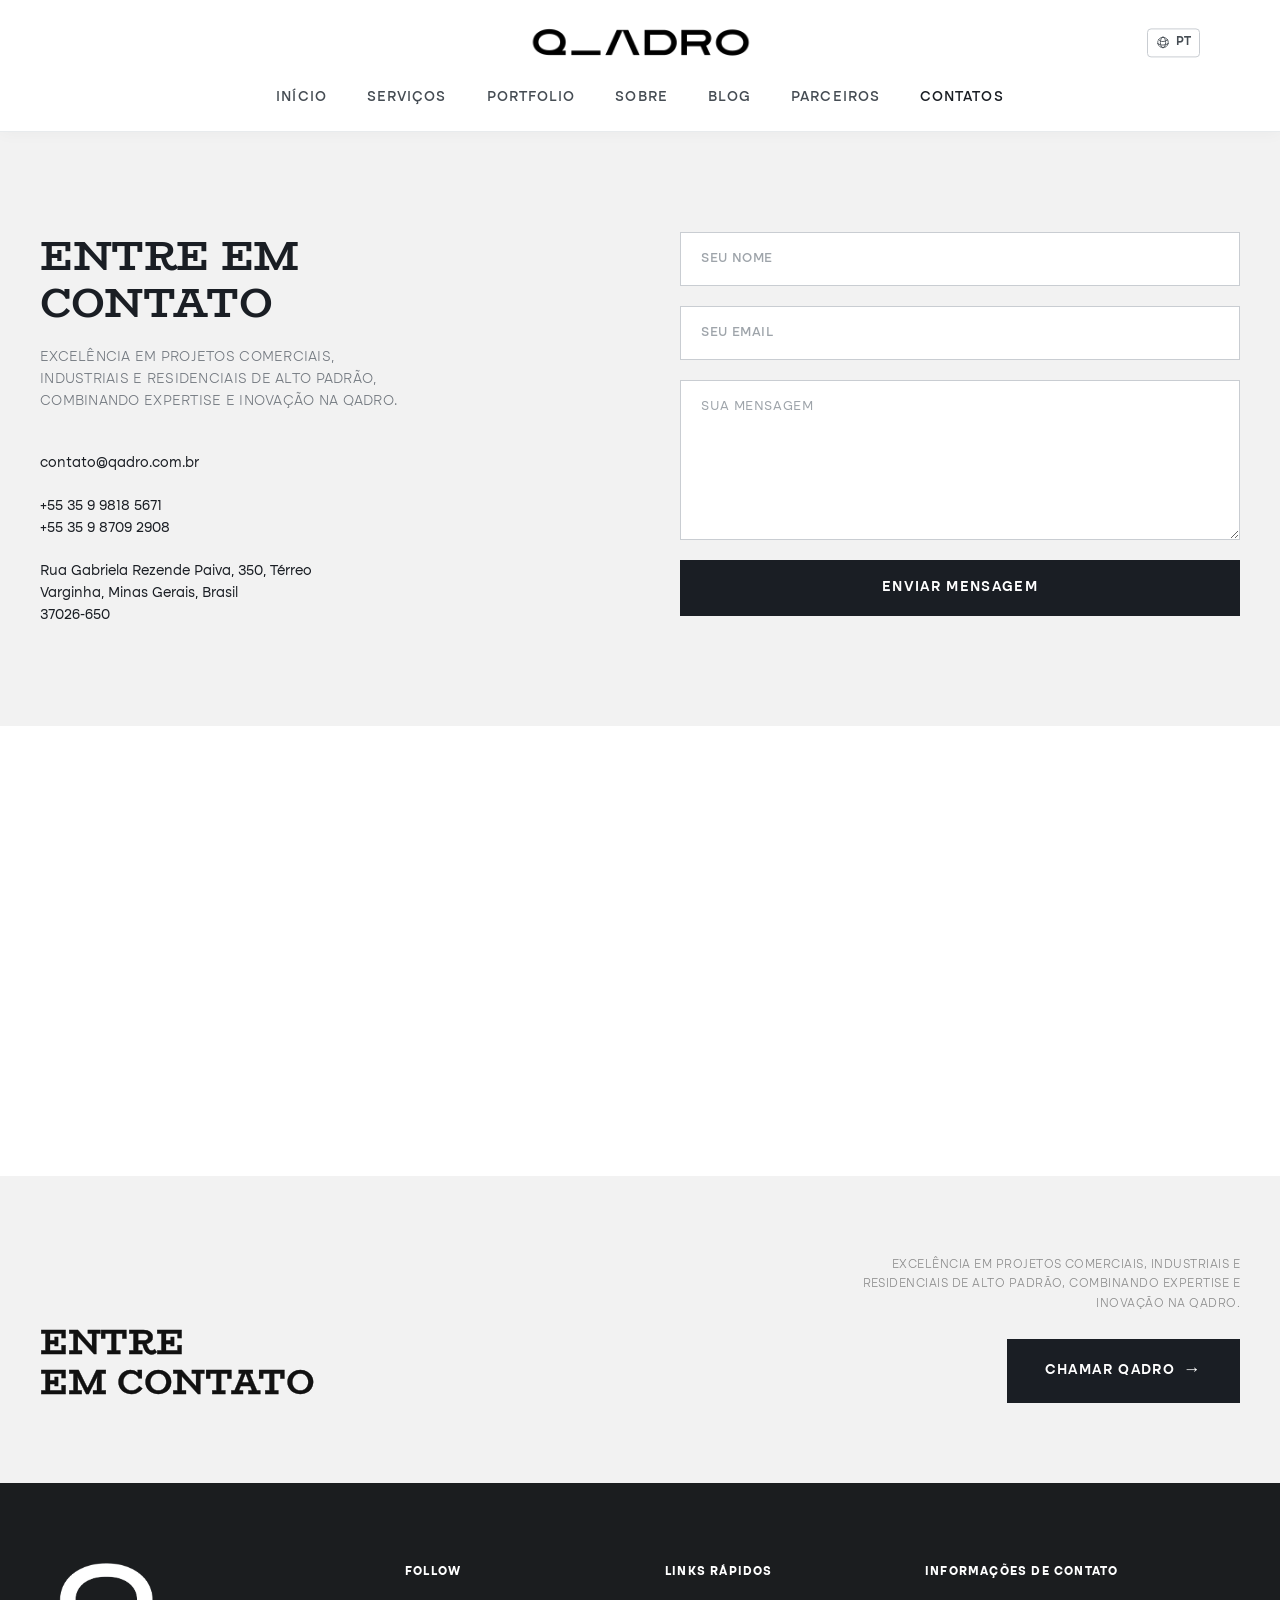
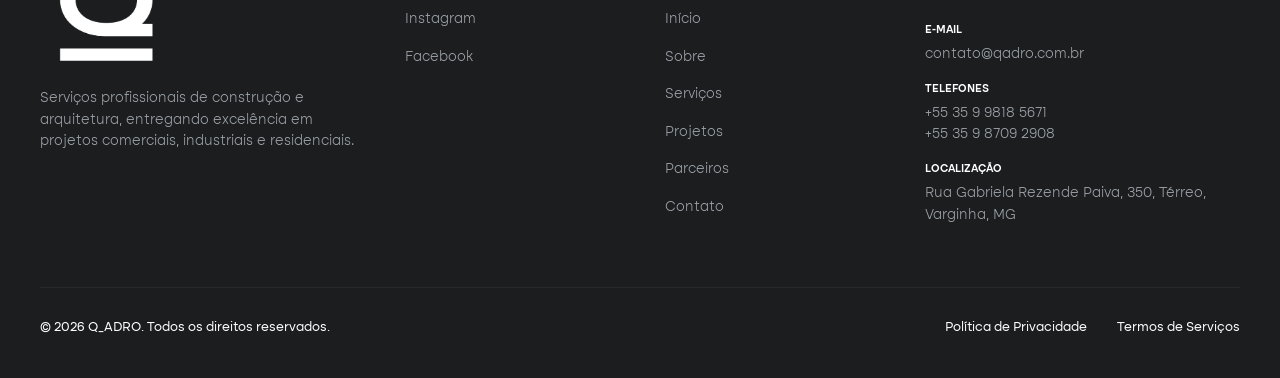
<file: contatos.html>
<!DOCTYPE html>
<html lang="pt-BR">
<head>
  <meta charset="UTF-8">
  <meta name="viewport" content="width=device-width, initial-scale=1.0">
  <meta name="description" content="Qadro Construtora & Projetos - Entre em contato conosco.">
  <meta name="author" content="Q_ADRO">
  <title>Contatos | Qadro Construtora e Projetos</title>

  <!-- CSS Principal -->
  <link rel="stylesheet" href="assets/css/style.css">
</head>
<body>

  <!-- ==========================================
       INÍCIO HEADER (CABEÇALHO)
       ========================================== -->
  <header class="header" id="inicio">
    <div class="container header-container">
      <div class="header-top">
        <!-- Hamburguer Menu para Mobile -->
        <div class="menu-toggle" id="menuToggle">
          <span></span>
          <span></span>
          <span></span>
        </div>

        <!-- Logo Centralizada -->
        <a href="index.php#inicio" class="logo-link">
          <img src="assets/logos/PNG/Horizontal Preto.png" alt="Qadro Construtora" class="logo-img">
        </a>

        <!-- Seletor de Idioma -->
        <div class="nav-lang-selector">
          <svg xmlns="http://www.w3.org/2000/svg" fill="none" viewBox="0 0 24 24" stroke-width="1.5" stroke="currentColor">
            <path stroke-linecap="round" stroke-linejoin="round" d="M12 21a9.004 9.004 0 0 0 8.716-6.747M12 21a9.004 9.004 0 0 1-8.716-6.747M12 21c2.485 0 4.5-4.03 4.5-9S14.485 3 12 3m0 18c-2.485 0-4.5-4.03-4.5-9S9.515 3 12 3m0 0a8.997 8.997 0 0 1 7.843 4.582M12 3a8.997 8.997 0 0 0-7.843 4.582m15.686 0A11.953 11.953 0 0 1 12 10.5c-2.998 0-5.74-1.1-7.843-2.918m15.686 0A8.959 8.959 0 0 1 21 12c0 .778-.099 1.533-.284 2.253m0 0A17.919 17.919 0 0 1 12 16.5c-3.162 0-6.133-.815-8.716-2.247m0 0A9.015 9.015 0 0 1 3 12c0-.778.099-1.533.284-2.253" />
          </svg>
          <span>PT</span>
        </div>
      </div>

      <!-- Menu de Navegação -->
      <nav class="nav-menu" id="navMenu">
        <ul class="nav-list">
          <li><a href="index.php#inicio" class="nav-link">Início</a></li>
          <li><a href="servicos.html" class="nav-link">Serviços</a></li>
          <li><a href="portfolio.php" class="nav-link">Portfolio</a></li>
          <li><a href="sobre.html" class="nav-link">Sobre</a></li>
          <li><a href="blog.php" class="nav-link">Blog</a></li>
          <li><a href="parceiros.html" class="nav-link">Parceiros</a></li>
          <li><a href="contatos.html" class="nav-link active">Contatos</a></li>
        </ul>
      </nav>
    </div>
  </header>
  <!-- ==========================================
       FIM HEADER (CABEÇALHO)
       ========================================== -->


  <!-- ==========================================
       INÍCIO SEÇÃO ENTRE EM CONTATO (INFO + FORMULÁRIO)
       ========================================== -->
  <section class="section-contato">
    <div class="container contato-grid">

      <!-- Coluna da Esquerda: Título, texto e informações -->
      <div class="contato-info-col">
        <h1 class="page-title">ENTRE EM<br>CONTATO</h1>
        <p class="contato-subtitle">EXCELÊNCIA EM PROJETOS COMERCIAIS, INDUSTRIAIS E RESIDENCIAIS DE ALTO PADRÃO, COMBINANDO EXPERTISE E INOVAÇÃO NA QADRO.</p>

        <div class="contato-info-list">
          <p class="contato-info-item">contato@qadro.com.br</p>
          <p class="contato-info-item">+55 35 9 9818 5671<br>+55 35 9 8709 2908</p>
          <p class="contato-info-item">Rua Gabriela Rezende Paiva, 350, Térreo<br>Varginha, Minas Gerais, Brasil<br>37026-650</p>
        </div>
      </div>

      <!-- Coluna da Direita: Formulário de Contato -->
      <!-- Formulário apenas visual por enquanto: não há backend/serviço de envio conectado -->
      <form class="contato-form" onsubmit="return false;">
        <input type="text" name="nome" class="contato-input" placeholder="SEU NOME" required>
        <input type="email" name="email" class="contato-input" placeholder="SEU EMAIL" required>
        <textarea name="mensagem" class="contato-input contato-textarea" placeholder="SUA MENSAGEM" required></textarea>
        <button type="submit" class="contato-submit">Enviar Mensagem</button>
      </form>
    </div>
  </section>
  <!-- ==========================================
       FIM SEÇÃO ENTRE EM CONTATO (INFO + FORMULÁRIO)
       ========================================== -->


  <!-- ==========================================
       INÍCIO SEÇÃO MAPA
       ========================================== -->
  <section class="section-mapa">
    <iframe
      class="mapa-embed"
      src="https://www.google.com/maps?q=Rua+Gabriela+Rezende+Paiva,+350,+Varginha,+MG,+37026-650&output=embed"
      title="Localização da Qadro em Varginha, MG"
      loading="lazy"
      referrerpolicy="no-referrer-when-downgrade"
      allowfullscreen>
    </iframe>
  </section>
  <!-- ==========================================
       FIM SEÇÃO MAPA
       ========================================== -->


  <!-- ==========================================
       INÍCIO SEÇÃO ENTRE EM CONTATO (CTA)
       ========================================== -->
  <section class="section section-cta">
    <div class="container cta-flex">
      <!-- Lado Esquerdo: Título -->
      <div class="cta-left">
        <h2 class="cta-title">ENTRE<br>EM CONTATO</h2>
      </div>

      <!-- Lado Direito: Subtítulo e Link WhatsApp -->
      <div class="cta-right">
        <p class="cta-subtitle">EXCELÊNCIA EM PROJETOS COMERCIAIS, INDUSTRIAIS E RESIDENCIAIS DE ALTO PADRÃO, COMBINANDO EXPERTISE E INOVAÇÃO NA QADRO.</p>
        <a href="https://wa.me/5535998185671" target="_blank" rel="noopener" class="btn-link btn-chamar-qadro">CHAMAR QADRO</a>
      </div>
    </div>
  </section>



  <!-- ==========================================
       INÍCIO FOOTER (RODAPÉ)
       ========================================== -->
  <footer class="footer">
    <div class="container">
      <div class="footer-top">
        <!-- Logo e Resumo -->
        <div class="footer-logo-col">
          <!-- Logo Símbolo Branca -->
          <img src="assets/logos/PNG/Simbolo Branco.png" alt="Símbolo Qadro" class="footer-logo-img">
          <p class="footer-desc">Serviços profissionais de construção e arquitetura, entregando excelência em projetos comerciais, industriais e residenciais.</p>
        </div>

        <!-- Coluna Links de Mídia -->
        <div>
          <h4 class="footer-col-title">Follow</h4>
          <ul class="footer-links-list">
            <li><a href="https://instagram.com/qadroconstrutora" target="_blank" rel="noopener">Instagram</a></li>
            <li><a href="#" target="_blank" rel="noopener">Facebook</a></li>
          </ul>
        </div>

        <!-- Coluna Links Rápidos -->
        <div>
          <h4 class="footer-col-title">Links Rápidos</h4>
          <ul class="footer-links-list">
            <li><a href="index.php#inicio">Início</a></li>
            <li><a href="sobre.html">Sobre</a></li>
            <li><a href="servicos.html">Serviços</a></li>
            <li><a href="portfolio.php">Projetos</a></li>
            <li><a href="parceiros.html">Parceiros</a></li>
            <li><a href="contatos.html">Contato</a></li>
          </ul>
        </div>

        <!-- Coluna Contato Rápido -->
        <div class="footer-contact-list">
          <h4 class="footer-col-title">Informações de Contato</h4>
          <div class="footer-contact-item">
            <span class="footer-contact-label">E-mail</span>
            <span class="footer-contact-val">contato@qadro.com.br</span>
          </div>
          <div class="footer-contact-item">
            <span class="footer-contact-label">Telefones</span>
            <span class="footer-contact-val">+55 35 9 9818 5671<br>+55 35 9 8709 2908</span>
          </div>
          <div class="footer-contact-item">
            <span class="footer-contact-label">Localização</span>
            <span class="footer-contact-val">Rua Gabriela Rezende Paiva, 350, Térreo, Varginha, MG</span>
          </div>
        </div>
      </div>

      <!-- Base do Rodapé -->
      <div class="footer-bottom">
        <p class="footer-copy">&copy; 2026 Q_ADRO. Todos os direitos reservados.</p>
        <div class="footer-policy-links">
          <a href="#">Política de Privacidade</a>
          <a href="#">Termos de Serviços</a>
        </div>
      </div>
    </div>
  </footer>
  <!-- ==========================================
       FIM FOOTER (RODAPÉ)
       ========================================== -->

  <!-- Scripts JS -->
  <script src="assets/js/script.js"></script>
</body>
</html>
</file>
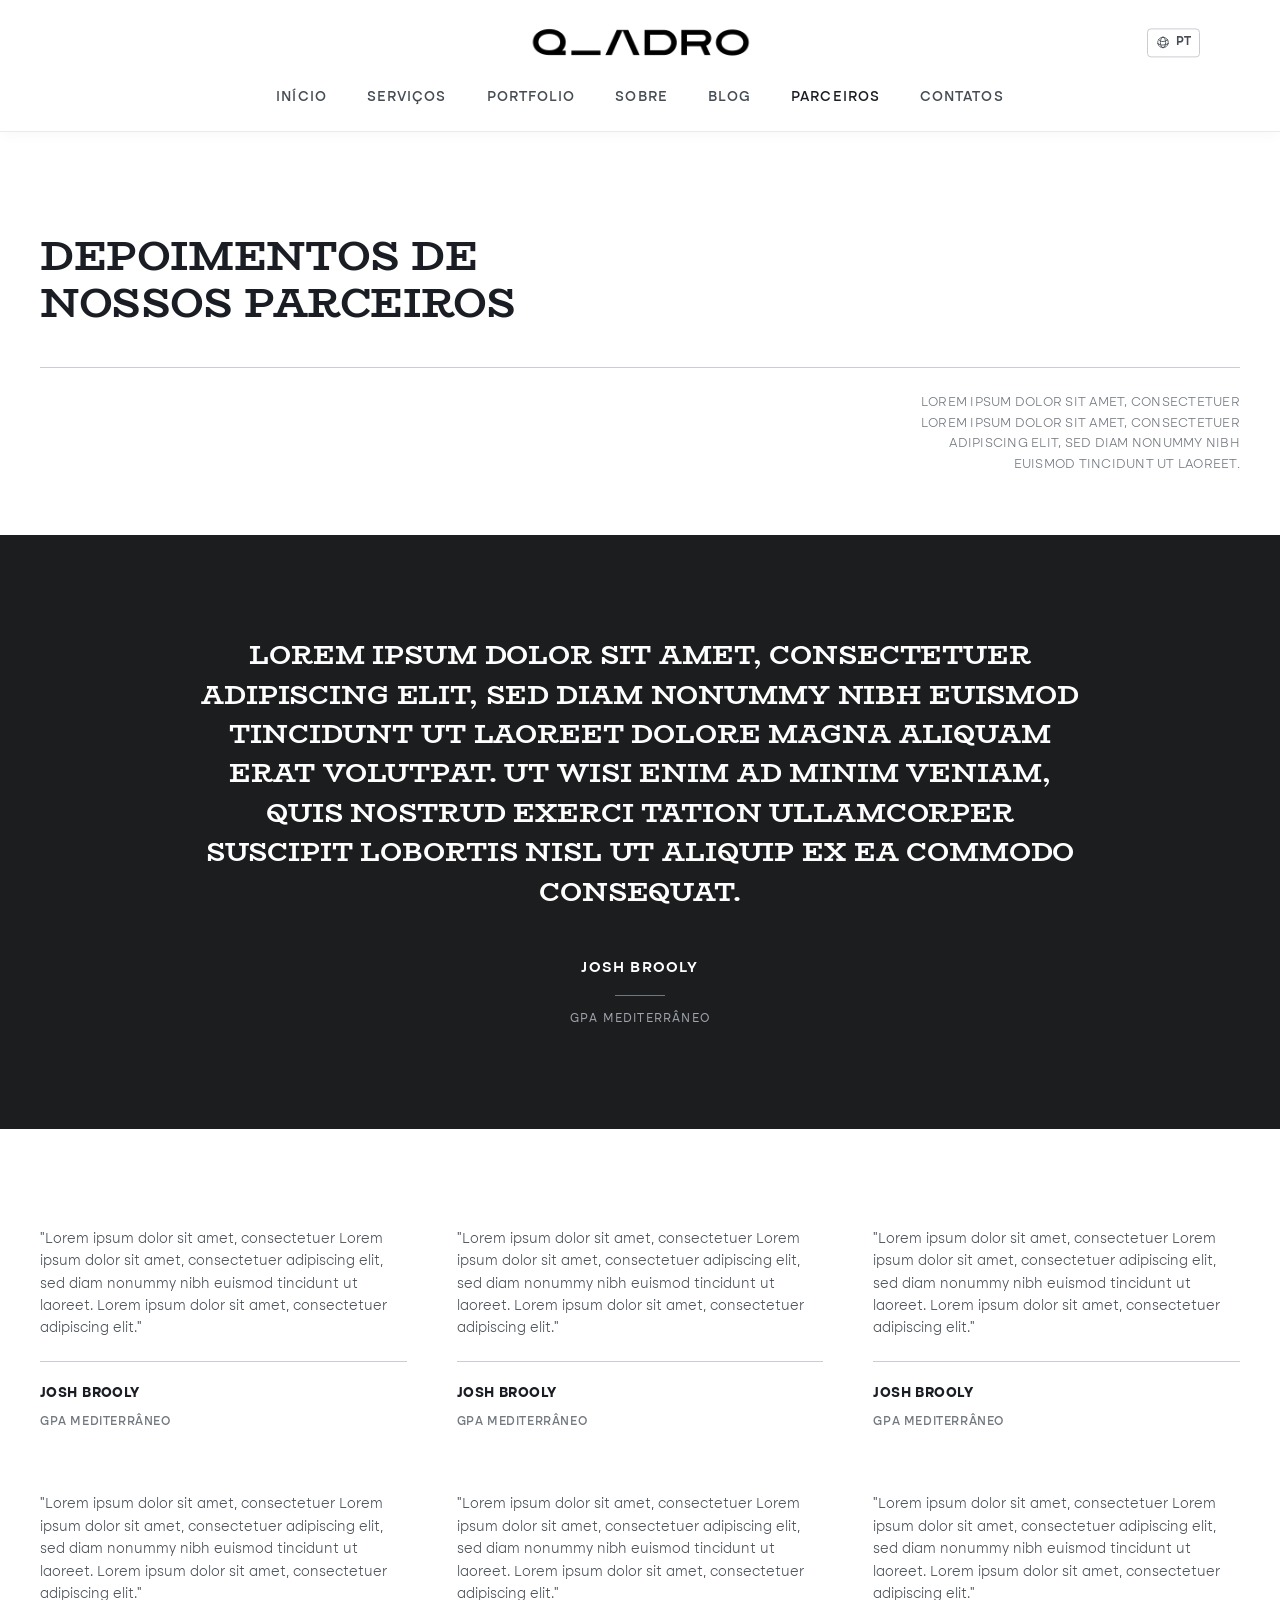
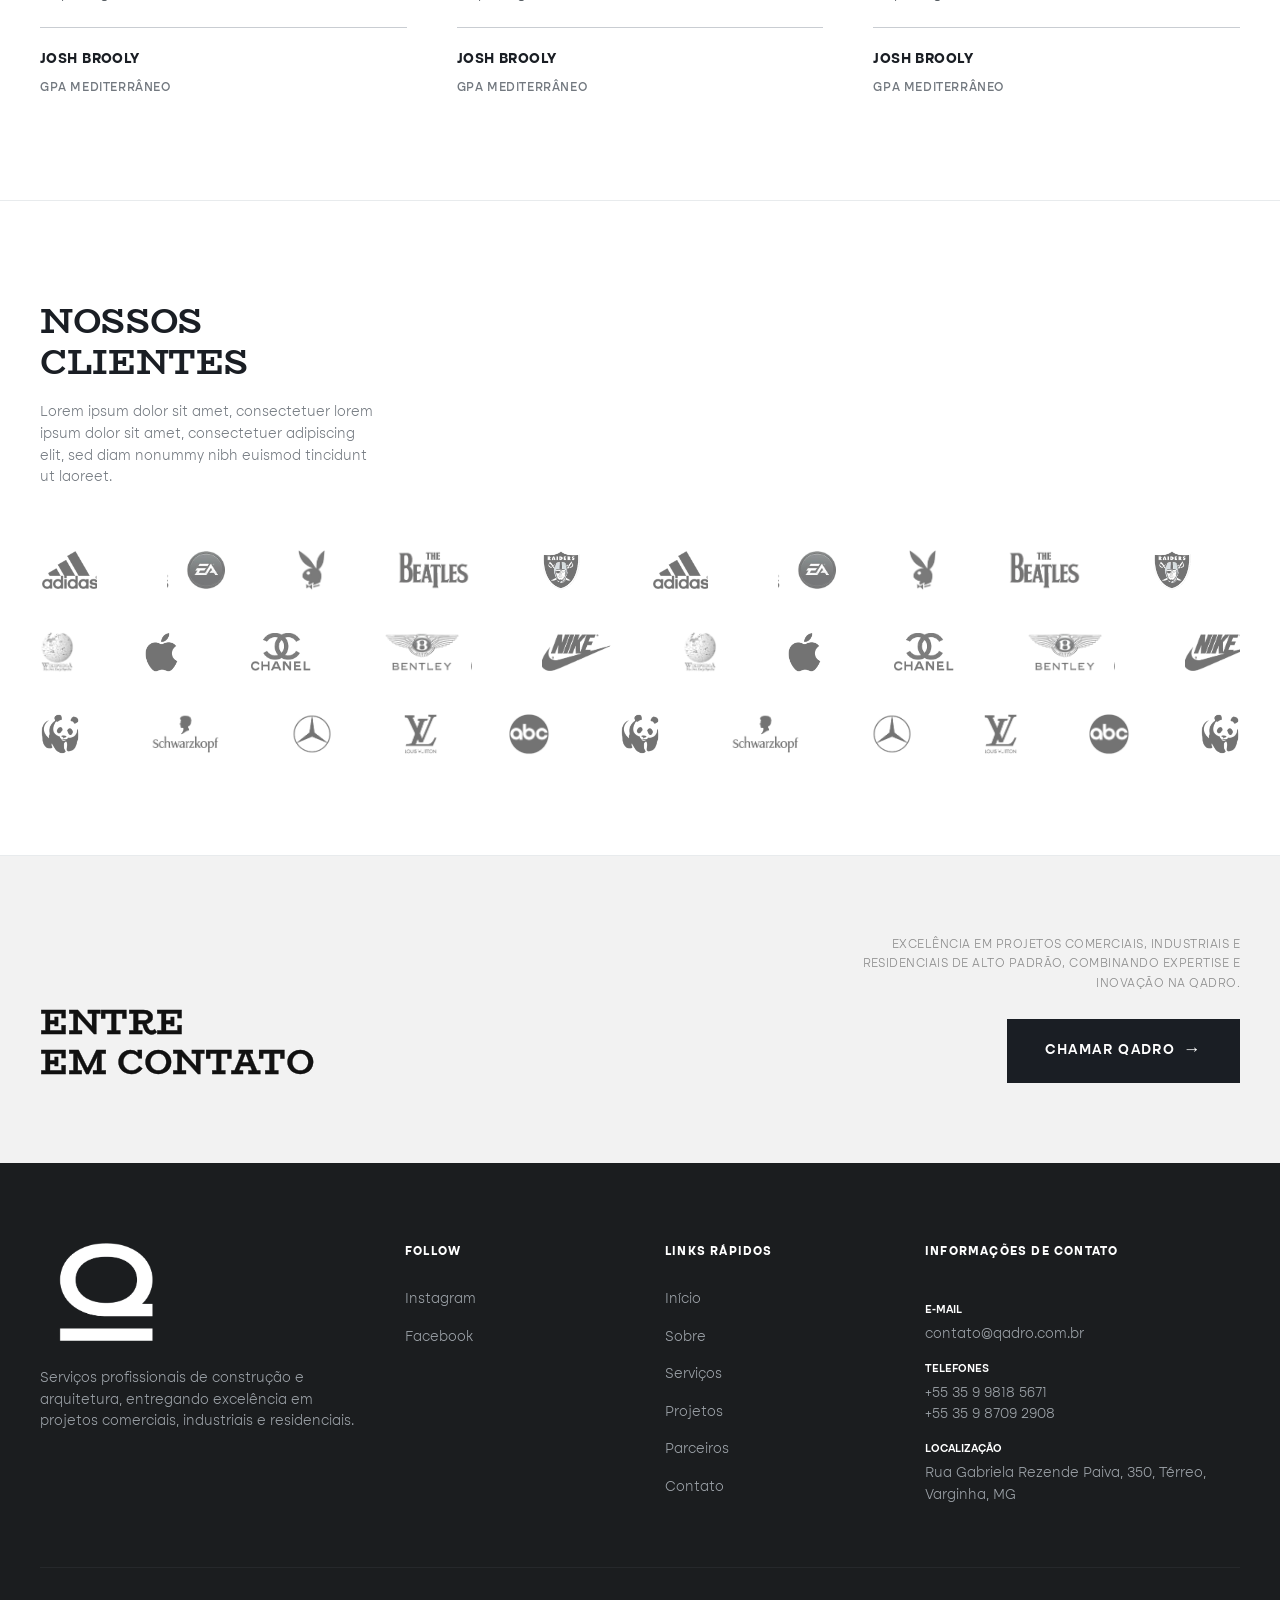
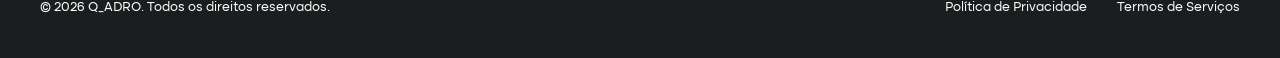
<file: parceiros.html>
<!DOCTYPE html>
<html lang="pt-BR">
<head>
  <meta charset="UTF-8">
  <meta name="viewport" content="width=device-width, initial-scale=1.0">
  <meta name="description" content="Qadro Construtora & Projetos - Depoimentos de nossos parceiros e clientes.">
  <meta name="author" content="Q_ADRO">
  <title>Parceiros | Qadro Construtora e Projetos</title>

  <!-- CSS Principal -->
  <link rel="stylesheet" href="assets/css/style.css">
</head>
<body>

  <!-- ==========================================
       INÍCIO HEADER (CABEÇALHO)
       ========================================== -->
  <header class="header" id="inicio">
    <div class="container header-container">
      <div class="header-top">
        <!-- Hamburguer Menu para Mobile -->
        <div class="menu-toggle" id="menuToggle">
          <span></span>
          <span></span>
          <span></span>
        </div>

        <!-- Logo Centralizada -->
        <a href="index.php#inicio" class="logo-link">
          <img src="assets/logos/PNG/Horizontal Preto.png" alt="Qadro Construtora" class="logo-img">
        </a>

        <!-- Seletor de Idioma -->
        <div class="nav-lang-selector">
          <svg xmlns="http://www.w3.org/2000/svg" fill="none" viewBox="0 0 24 24" stroke-width="1.5" stroke="currentColor">
            <path stroke-linecap="round" stroke-linejoin="round" d="M12 21a9.004 9.004 0 0 0 8.716-6.747M12 21a9.004 9.004 0 0 1-8.716-6.747M12 21c2.485 0 4.5-4.03 4.5-9S14.485 3 12 3m0 18c-2.485 0-4.5-4.03-4.5-9S9.515 3 12 3m0 0a8.997 8.997 0 0 1 7.843 4.582M12 3a8.997 8.997 0 0 0-7.843 4.582m15.686 0A11.953 11.953 0 0 1 12 10.5c-2.998 0-5.74-1.1-7.843-2.918m15.686 0A8.959 8.959 0 0 1 21 12c0 .778-.099 1.533-.284 2.253m0 0A17.919 17.919 0 0 1 12 16.5c-3.162 0-6.133-.815-8.716-2.247m0 0A9.015 9.015 0 0 1 3 12c0-.778.099-1.533.284-2.253" />
          </svg>
          <span>PT</span>
        </div>
      </div>

      <!-- Menu de Navegação -->
      <nav class="nav-menu" id="navMenu">
        <ul class="nav-list">
          <li><a href="index.php#inicio" class="nav-link">Início</a></li>
          <li><a href="servicos.html" class="nav-link">Serviços</a></li>
          <li><a href="portfolio.php" class="nav-link">Portfolio</a></li>
          <li><a href="sobre.html" class="nav-link">Sobre</a></li>
          <li><a href="blog.php" class="nav-link">Blog</a></li>
          <li><a href="parceiros.html" class="nav-link active">Parceiros</a></li>
          <li><a href="contatos.html" class="nav-link">Contatos</a></li>
        </ul>
      </nav>
    </div>
  </header>
  <!-- ==========================================
       FIM HEADER (CABEÇALHO)
       ========================================== -->


  <!-- ==========================================
       INÍCIO TÍTULO DE PÁGINA
       ========================================== -->
  <section class="page-title-section">
    <div class="container">
      <h1 class="page-title">DEPOIMENTOS DE<br>NOSSOS PARCEIROS</h1>
      <div class="parceiros-title-footer">
        <!-- Conteúdo placeholder: substituir pelo texto definitivo -->
        <p class="parceiros-title-intro">Lorem ipsum dolor sit amet, consectetuer lorem ipsum dolor sit amet, consectetuer adipiscing elit, sed diam nonummy nibh euismod tincidunt ut laoreet.</p>
      </div>
    </div>
  </section>
  <!-- ==========================================
       FIM TÍTULO DE PÁGINA
       ========================================== -->


  <!-- ==========================================
       INÍCIO DEPOIMENTO EM DESTAQUE
       ========================================== -->
  <!-- Conteúdo placeholder: substituir pela citação e dados reais do cliente -->
  <section class="section section-dark section-depoimento-destaque">
    <div class="container depoimento-destaque">
      <p class="depoimento-destaque-quote">Lorem ipsum dolor sit amet, consectetuer adipiscing elit, sed diam nonummy nibh euismod tincidunt ut laoreet dolore magna aliquam erat volutpat. Ut wisi enim ad minim veniam, quis nostrud exerci tation ullamcorper suscipit lobortis nisl ut aliquip ex ea commodo consequat.</p>
      <div class="depoimento-destaque-autor">
        <h3>Josh Brooly</h3>
        <span class="depoimento-destaque-linha"></span>
        <p>GPA Mediterrâneo</p>
      </div>
    </div>
  </section>
  <!-- ==========================================
       FIM DEPOIMENTO EM DESTAQUE
       ========================================== -->


  <!-- ==========================================
       INÍCIO GRID DE DEPOIMENTOS
       ========================================== -->
  <section class="section section-depoimentos-grid">
    <div class="container depoimentos-grid">

      <!-- Conteúdo placeholder: substituir pelas citações e dados reais dos clientes (6 cards) -->
      <div class="depoimento-card">
        <p class="depoimento-texto">"Lorem ipsum dolor sit amet, consectetuer Lorem ipsum dolor sit amet, consectetuer adipiscing elit, sed diam nonummy nibh euismod tincidunt ut laoreet. Lorem ipsum dolor sit amet, consectetuer adipiscing elit."</p>
        <div class="depoimento-autor">
          <h4>Josh Brooly</h4>
          <span>GPA Mediterrâneo</span>
        </div>
      </div>

      <div class="depoimento-card">
        <p class="depoimento-texto">"Lorem ipsum dolor sit amet, consectetuer Lorem ipsum dolor sit amet, consectetuer adipiscing elit, sed diam nonummy nibh euismod tincidunt ut laoreet. Lorem ipsum dolor sit amet, consectetuer adipiscing elit."</p>
        <div class="depoimento-autor">
          <h4>Josh Brooly</h4>
          <span>GPA Mediterrâneo</span>
        </div>
      </div>

      <div class="depoimento-card">
        <p class="depoimento-texto">"Lorem ipsum dolor sit amet, consectetuer Lorem ipsum dolor sit amet, consectetuer adipiscing elit, sed diam nonummy nibh euismod tincidunt ut laoreet. Lorem ipsum dolor sit amet, consectetuer adipiscing elit."</p>
        <div class="depoimento-autor">
          <h4>Josh Brooly</h4>
          <span>GPA Mediterrâneo</span>
        </div>
      </div>

      <div class="depoimento-card">
        <p class="depoimento-texto">"Lorem ipsum dolor sit amet, consectetuer Lorem ipsum dolor sit amet, consectetuer adipiscing elit, sed diam nonummy nibh euismod tincidunt ut laoreet. Lorem ipsum dolor sit amet, consectetuer adipiscing elit."</p>
        <div class="depoimento-autor">
          <h4>Josh Brooly</h4>
          <span>GPA Mediterrâneo</span>
        </div>
      </div>

      <div class="depoimento-card">
        <p class="depoimento-texto">"Lorem ipsum dolor sit amet, consectetuer Lorem ipsum dolor sit amet, consectetuer adipiscing elit, sed diam nonummy nibh euismod tincidunt ut laoreet. Lorem ipsum dolor sit amet, consectetuer adipiscing elit."</p>
        <div class="depoimento-autor">
          <h4>Josh Brooly</h4>
          <span>GPA Mediterrâneo</span>
        </div>
      </div>

      <div class="depoimento-card">
        <p class="depoimento-texto">"Lorem ipsum dolor sit amet, consectetuer Lorem ipsum dolor sit amet, consectetuer adipiscing elit, sed diam nonummy nibh euismod tincidunt ut laoreet. Lorem ipsum dolor sit amet, consectetuer adipiscing elit."</p>
        <div class="depoimento-autor">
          <h4>Josh Brooly</h4>
          <span>GPA Mediterrâneo</span>
        </div>
      </div>

    </div>
  </section>
  <!-- ==========================================
       FIM GRID DE DEPOIMENTOS
       ========================================== -->


  <!-- ==========================================
       INÍCIO SEÇÃO NOSSOS CLIENTES (ESTEIRA DE LOGOS)
       ========================================== -->
  <!--
    ATENÇÃO: os logos abaixo (Adidas, Nike, Chanel, Bentley, Louis Vuitton, etc.) são
    PLACEHOLDERS de marcas famosas usados apenas para reproduzir o layout do esboço
    (design/Site.pdf). Substituir pelos logos reais dos clientes/parceiros da Qadro
    antes de publicar o site, para evitar sugerir uma parceria que não existe.
  -->
  <section class="section section-clientes">
    <div class="container">
      <h2 class="clientes-titulo">NOSSOS<br>CLIENTES</h2>
      <p class="clientes-subtitle">Lorem ipsum dolor sit amet, consectetuer lorem ipsum dolor sit amet, consectetuer adipiscing elit, sed diam nonummy nibh euismod tincidunt ut laoreet.</p>

      <div class="clientes-marquee">
        <div class="clientes-marquee-row">
          <div class="clientes-marquee-track">
            <img src="assets/images/parceiros/adidas.png" alt="Logo placeholder 1">
            <img src="assets/images/parceiros/ea.png" alt="Logo placeholder 2">
            <img src="assets/images/parceiros/playboy.png" alt="Logo placeholder 3">
            <img src="assets/images/parceiros/beatles.png" alt="Logo placeholder 4">
            <img src="assets/images/parceiros/raiders.png" alt="Logo placeholder 5">
            <img src="assets/images/parceiros/adidas.png" alt="" aria-hidden="true">
            <img src="assets/images/parceiros/ea.png" alt="" aria-hidden="true">
            <img src="assets/images/parceiros/playboy.png" alt="" aria-hidden="true">
            <img src="assets/images/parceiros/beatles.png" alt="" aria-hidden="true">
            <img src="assets/images/parceiros/raiders.png" alt="" aria-hidden="true">
            <img src="assets/images/parceiros/adidas.png" alt="" aria-hidden="true">
            <img src="assets/images/parceiros/ea.png" alt="" aria-hidden="true">
            <img src="assets/images/parceiros/playboy.png" alt="" aria-hidden="true">
            <img src="assets/images/parceiros/beatles.png" alt="" aria-hidden="true">
            <img src="assets/images/parceiros/raiders.png" alt="" aria-hidden="true">
            <img src="assets/images/parceiros/adidas.png" alt="" aria-hidden="true">
            <img src="assets/images/parceiros/ea.png" alt="" aria-hidden="true">
            <img src="assets/images/parceiros/playboy.png" alt="" aria-hidden="true">
            <img src="assets/images/parceiros/beatles.png" alt="" aria-hidden="true">
            <img src="assets/images/parceiros/raiders.png" alt="" aria-hidden="true">
            <img src="assets/images/parceiros/adidas.png" alt="" aria-hidden="true">
            <img src="assets/images/parceiros/ea.png" alt="" aria-hidden="true">
            <img src="assets/images/parceiros/playboy.png" alt="" aria-hidden="true">
            <img src="assets/images/parceiros/beatles.png" alt="" aria-hidden="true">
            <img src="assets/images/parceiros/raiders.png" alt="" aria-hidden="true">
            <img src="assets/images/parceiros/adidas.png" alt="" aria-hidden="true">
            <img src="assets/images/parceiros/ea.png" alt="" aria-hidden="true">
            <img src="assets/images/parceiros/playboy.png" alt="" aria-hidden="true">
            <img src="assets/images/parceiros/beatles.png" alt="" aria-hidden="true">
            <img src="assets/images/parceiros/raiders.png" alt="" aria-hidden="true">
          </div>
        </div>

        <div class="clientes-marquee-row clientes-marquee-row-reverse">
          <div class="clientes-marquee-track">
            <img src="assets/images/parceiros/wikipedia.png" alt="Logo placeholder 6">
            <img src="assets/images/parceiros/apple.png" alt="Logo placeholder 7">
            <img src="assets/images/parceiros/chanel.png" alt="Logo placeholder 8">
            <img src="assets/images/parceiros/bentley.png" alt="Logo placeholder 9">
            <img src="assets/images/parceiros/nike.png" alt="Logo placeholder 10">
            <img src="assets/images/parceiros/wikipedia.png" alt="" aria-hidden="true">
            <img src="assets/images/parceiros/apple.png" alt="" aria-hidden="true">
            <img src="assets/images/parceiros/chanel.png" alt="" aria-hidden="true">
            <img src="assets/images/parceiros/bentley.png" alt="" aria-hidden="true">
            <img src="assets/images/parceiros/nike.png" alt="" aria-hidden="true">
            <img src="assets/images/parceiros/wikipedia.png" alt="" aria-hidden="true">
            <img src="assets/images/parceiros/apple.png" alt="" aria-hidden="true">
            <img src="assets/images/parceiros/chanel.png" alt="" aria-hidden="true">
            <img src="assets/images/parceiros/bentley.png" alt="" aria-hidden="true">
            <img src="assets/images/parceiros/nike.png" alt="" aria-hidden="true">
            <img src="assets/images/parceiros/wikipedia.png" alt="" aria-hidden="true">
            <img src="assets/images/parceiros/apple.png" alt="" aria-hidden="true">
            <img src="assets/images/parceiros/chanel.png" alt="" aria-hidden="true">
            <img src="assets/images/parceiros/bentley.png" alt="" aria-hidden="true">
            <img src="assets/images/parceiros/nike.png" alt="" aria-hidden="true">
            <img src="assets/images/parceiros/wikipedia.png" alt="" aria-hidden="true">
            <img src="assets/images/parceiros/apple.png" alt="" aria-hidden="true">
            <img src="assets/images/parceiros/chanel.png" alt="" aria-hidden="true">
            <img src="assets/images/parceiros/bentley.png" alt="" aria-hidden="true">
            <img src="assets/images/parceiros/nike.png" alt="" aria-hidden="true">
            <img src="assets/images/parceiros/wikipedia.png" alt="" aria-hidden="true">
            <img src="assets/images/parceiros/apple.png" alt="" aria-hidden="true">
            <img src="assets/images/parceiros/chanel.png" alt="" aria-hidden="true">
            <img src="assets/images/parceiros/bentley.png" alt="" aria-hidden="true">
            <img src="assets/images/parceiros/nike.png" alt="" aria-hidden="true">
          </div>
        </div>

        <div class="clientes-marquee-row">
          <div class="clientes-marquee-track">
            <img src="assets/images/parceiros/wwf.png" alt="Logo placeholder 11">
            <img src="assets/images/parceiros/schwarzkopf.png" alt="Logo placeholder 12">
            <img src="assets/images/parceiros/mercedes.png" alt="Logo placeholder 13">
            <img src="assets/images/parceiros/louis-vuitton.png" alt="Logo placeholder 14">
            <img src="assets/images/parceiros/abc.png" alt="Logo placeholder 15">
            <img src="assets/images/parceiros/wwf.png" alt="" aria-hidden="true">
            <img src="assets/images/parceiros/schwarzkopf.png" alt="" aria-hidden="true">
            <img src="assets/images/parceiros/mercedes.png" alt="" aria-hidden="true">
            <img src="assets/images/parceiros/louis-vuitton.png" alt="" aria-hidden="true">
            <img src="assets/images/parceiros/abc.png" alt="" aria-hidden="true">
            <img src="assets/images/parceiros/wwf.png" alt="" aria-hidden="true">
            <img src="assets/images/parceiros/schwarzkopf.png" alt="" aria-hidden="true">
            <img src="assets/images/parceiros/mercedes.png" alt="" aria-hidden="true">
            <img src="assets/images/parceiros/louis-vuitton.png" alt="" aria-hidden="true">
            <img src="assets/images/parceiros/abc.png" alt="" aria-hidden="true">
            <img src="assets/images/parceiros/wwf.png" alt="" aria-hidden="true">
            <img src="assets/images/parceiros/schwarzkopf.png" alt="" aria-hidden="true">
            <img src="assets/images/parceiros/mercedes.png" alt="" aria-hidden="true">
            <img src="assets/images/parceiros/louis-vuitton.png" alt="" aria-hidden="true">
            <img src="assets/images/parceiros/abc.png" alt="" aria-hidden="true">
            <img src="assets/images/parceiros/wwf.png" alt="" aria-hidden="true">
            <img src="assets/images/parceiros/schwarzkopf.png" alt="" aria-hidden="true">
            <img src="assets/images/parceiros/mercedes.png" alt="" aria-hidden="true">
            <img src="assets/images/parceiros/louis-vuitton.png" alt="" aria-hidden="true">
            <img src="assets/images/parceiros/abc.png" alt="" aria-hidden="true">
            <img src="assets/images/parceiros/wwf.png" alt="" aria-hidden="true">
            <img src="assets/images/parceiros/schwarzkopf.png" alt="" aria-hidden="true">
            <img src="assets/images/parceiros/mercedes.png" alt="" aria-hidden="true">
            <img src="assets/images/parceiros/louis-vuitton.png" alt="" aria-hidden="true">
            <img src="assets/images/parceiros/abc.png" alt="" aria-hidden="true">
          </div>
        </div>
      </div>
    </div>
  </section>
  <!-- ==========================================
       FIM SEÇÃO NOSSOS CLIENTES (ESTEIRA DE LOGOS)
       ========================================== -->


  <!-- ==========================================
       INÍCIO SEÇÃO ENTRE EM CONTATO (CTA)
       ========================================== -->
  <section class="section section-cta">
    <div class="container cta-flex">
      <!-- Lado Esquerdo: Título -->
      <div class="cta-left">
        <h2 class="cta-title">ENTRE<br>EM CONTATO</h2>
      </div>

      <!-- Lado Direito: Subtítulo e Link WhatsApp -->
      <div class="cta-right">
        <p class="cta-subtitle">EXCELÊNCIA EM PROJETOS COMERCIAIS, INDUSTRIAIS E RESIDENCIAIS DE ALTO PADRÃO, COMBINANDO EXPERTISE E INOVAÇÃO NA QADRO.</p>
        <a href="https://wa.me/5535998185671" target="_blank" rel="noopener" class="btn-link btn-chamar-qadro">CHAMAR QADRO</a>
      </div>
    </div>
  </section>



  <!-- ==========================================
       INÍCIO FOOTER (RODAPÉ)
       ========================================== -->
  <footer class="footer">
    <div class="container">
      <div class="footer-top">
        <!-- Logo e Resumo -->
        <div class="footer-logo-col">
          <!-- Logo Símbolo Branca -->
          <img src="assets/logos/PNG/Simbolo Branco.png" alt="Símbolo Qadro" class="footer-logo-img">
          <p class="footer-desc">Serviços profissionais de construção e arquitetura, entregando excelência em projetos comerciais, industriais e residenciais.</p>
        </div>

        <!-- Coluna Links de Mídia -->
        <div>
          <h4 class="footer-col-title">Follow</h4>
          <ul class="footer-links-list">
            <li><a href="https://instagram.com/qadroconstrutora" target="_blank" rel="noopener">Instagram</a></li>
            <li><a href="#" target="_blank" rel="noopener">Facebook</a></li>
          </ul>
        </div>

        <!-- Coluna Links Rápidos -->
        <div>
          <h4 class="footer-col-title">Links Rápidos</h4>
          <ul class="footer-links-list">
            <li><a href="index.php#inicio">Início</a></li>
            <li><a href="sobre.html">Sobre</a></li>
            <li><a href="servicos.html">Serviços</a></li>
            <li><a href="portfolio.php">Projetos</a></li>
            <li><a href="parceiros.html">Parceiros</a></li>
            <li><a href="contatos.html">Contato</a></li>
          </ul>
        </div>

        <!-- Coluna Contato Rápido -->
        <div class="footer-contact-list">
          <h4 class="footer-col-title">Informações de Contato</h4>
          <div class="footer-contact-item">
            <span class="footer-contact-label">E-mail</span>
            <span class="footer-contact-val">contato@qadro.com.br</span>
          </div>
          <div class="footer-contact-item">
            <span class="footer-contact-label">Telefones</span>
            <span class="footer-contact-val">+55 35 9 9818 5671<br>+55 35 9 8709 2908</span>
          </div>
          <div class="footer-contact-item">
            <span class="footer-contact-label">Localização</span>
            <span class="footer-contact-val">Rua Gabriela Rezende Paiva, 350, Térreo, Varginha, MG</span>
          </div>
        </div>
      </div>

      <!-- Base do Rodapé -->
      <div class="footer-bottom">
        <p class="footer-copy">&copy; 2026 Q_ADRO. Todos os direitos reservados.</p>
        <div class="footer-policy-links">
          <a href="#">Política de Privacidade</a>
          <a href="#">Termos de Serviços</a>
        </div>
      </div>
    </div>
  </footer>
  <!-- ==========================================
       FIM FOOTER (RODAPÉ)
       ========================================== -->

  <!-- Scripts JS -->
  <script src="assets/js/script.js"></script>
</body>
</html>
</file>
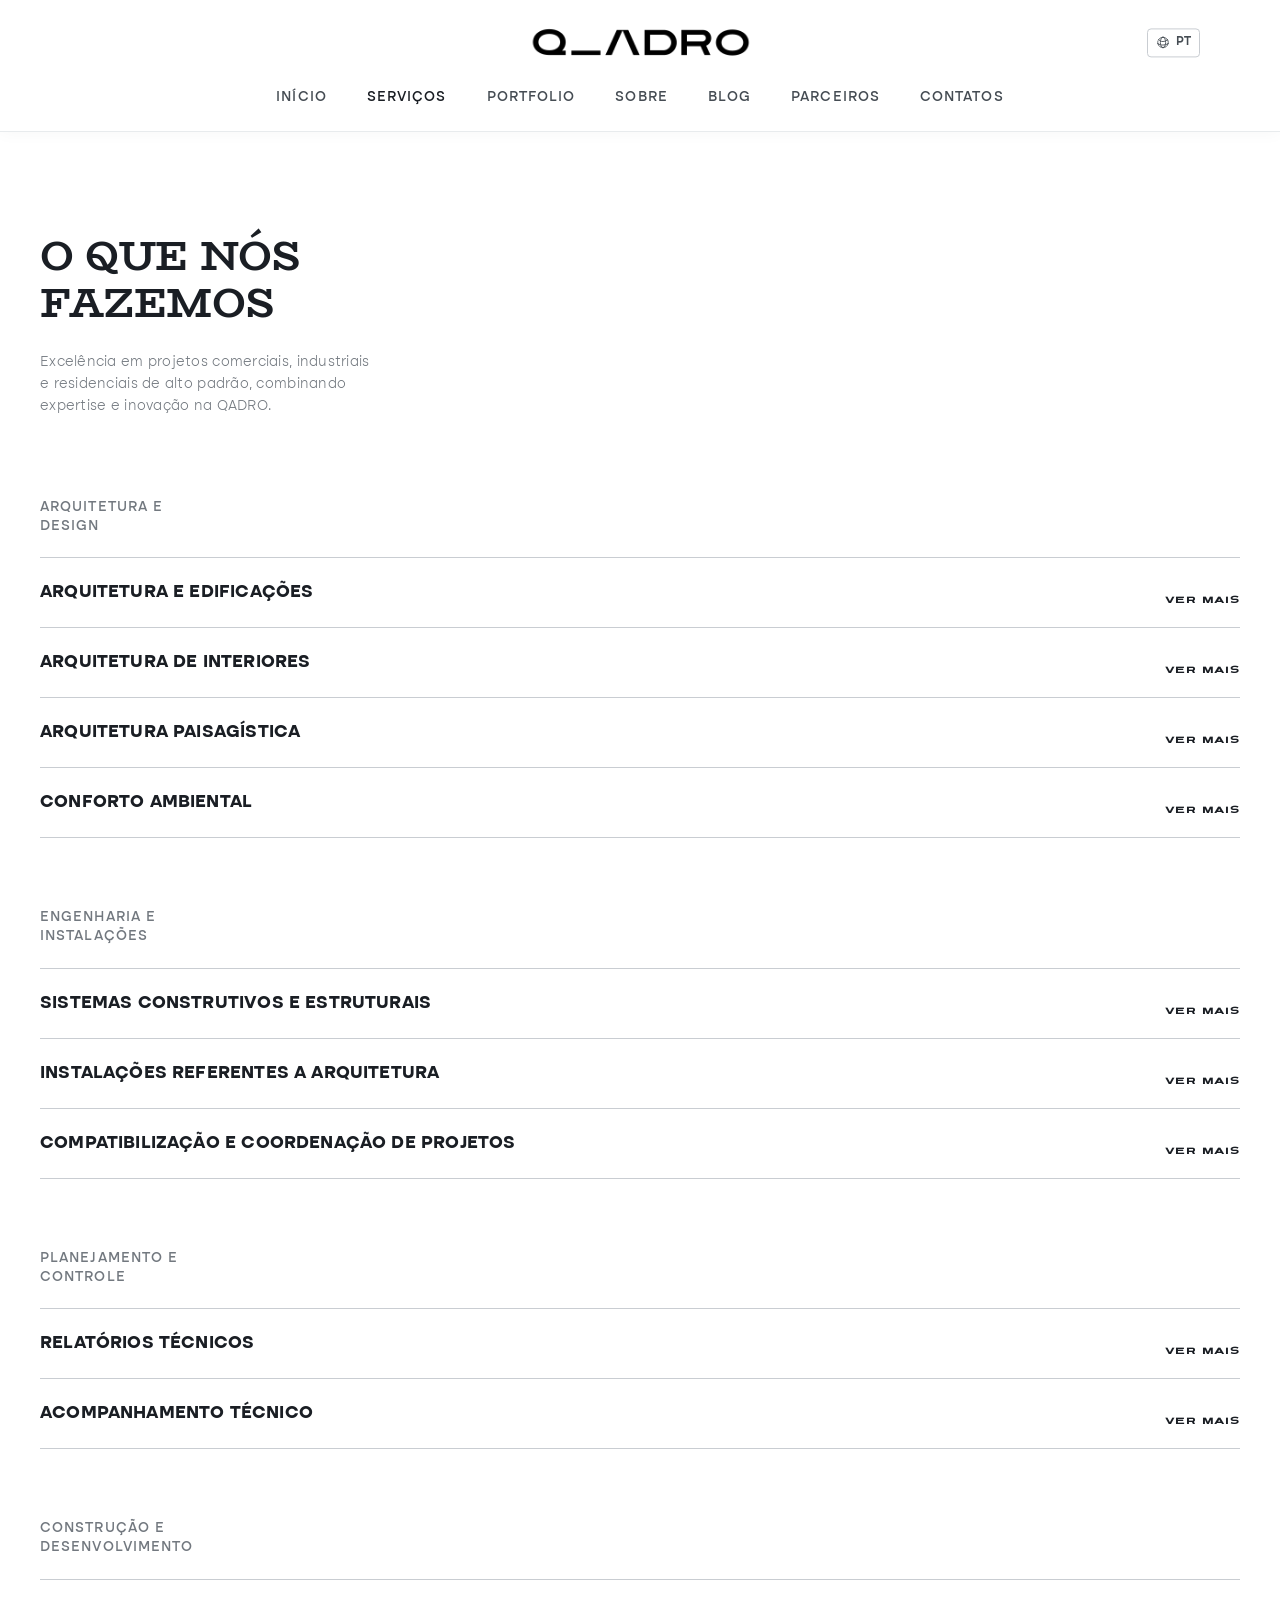
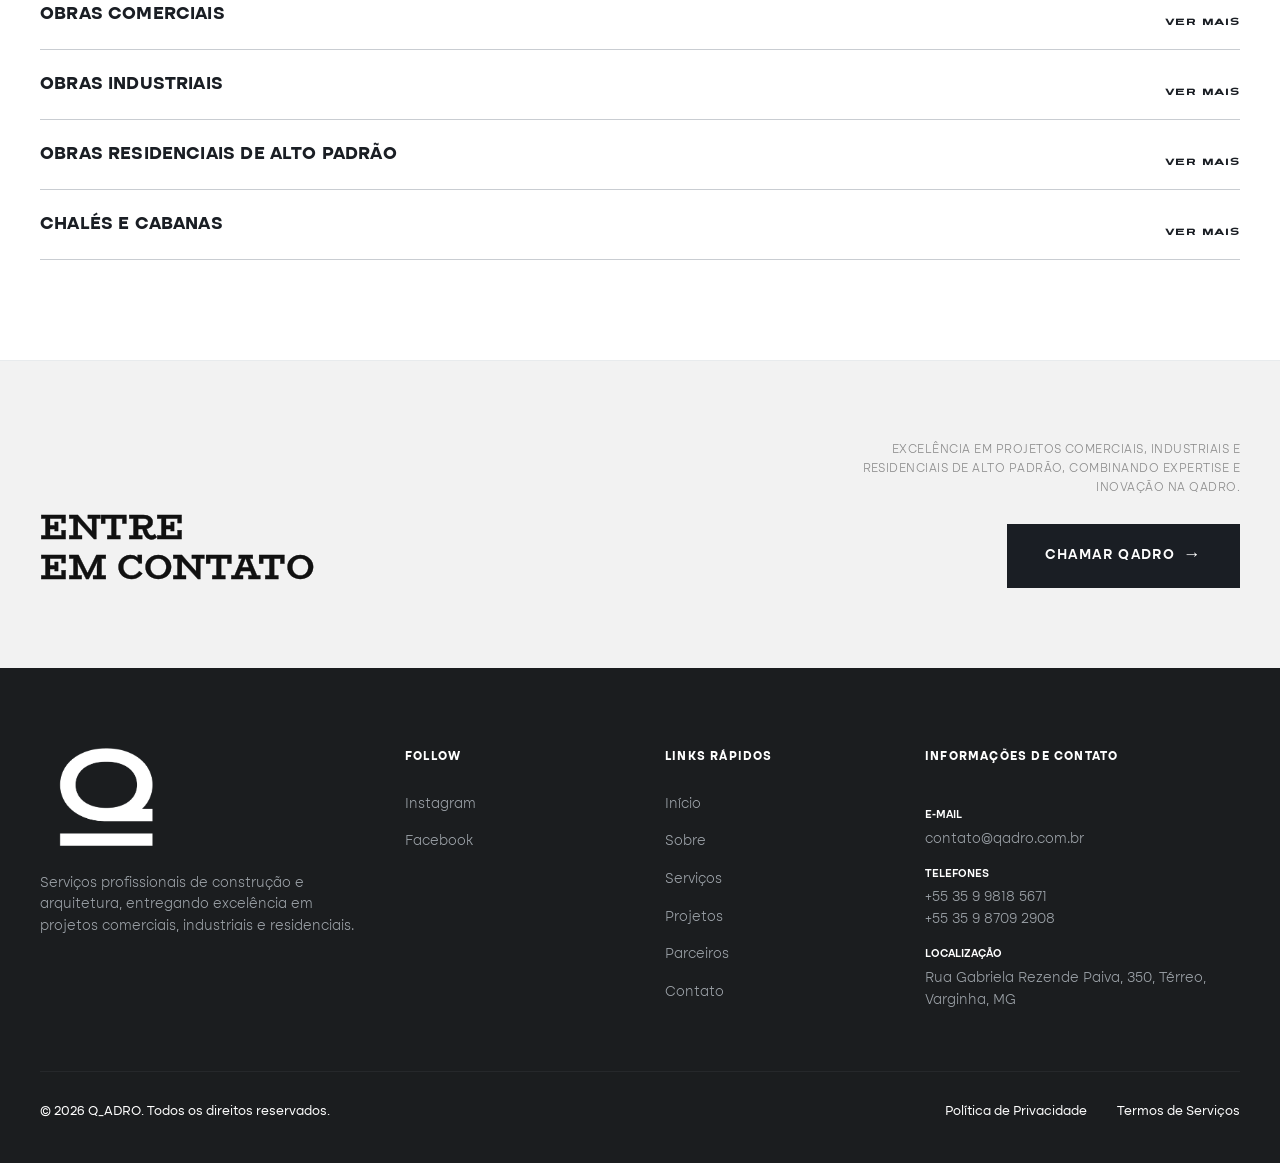
<file: servicos.html>
<!DOCTYPE html>
<html lang="pt-BR">
<head>
  <meta charset="UTF-8">
  <meta name="viewport" content="width=device-width, initial-scale=1.0">
  <meta name="description" content="Qadro Construtora & Projetos - Conheça nossos serviços de arquitetura, engenharia, planejamento e construção de alto padrão.">
  <meta name="author" content="Q_ADRO">
  <title>Serviços | Qadro Construtora e Projetos</title>

  <!-- CSS Principal -->
  <link rel="stylesheet" href="assets/css/style.css">
</head>
<body>

  <!-- ==========================================
       INÍCIO HEADER (CABEÇALHO)
       ========================================== -->
  <header class="header" id="inicio">
    <div class="container header-container">
      <div class="header-top">
        <!-- Hamburguer Menu para Mobile -->
        <div class="menu-toggle" id="menuToggle">
          <span></span>
          <span></span>
          <span></span>
        </div>

        <!-- Logo Centralizada -->
        <a href="index.php#inicio" class="logo-link">
          <img src="assets/logos/PNG/Horizontal Preto.png" alt="Qadro Construtora" class="logo-img">
        </a>

        <!-- Seletor de Idioma -->
        <div class="nav-lang-selector">
          <svg xmlns="http://www.w3.org/2000/svg" fill="none" viewBox="0 0 24 24" stroke-width="1.5" stroke="currentColor">
            <path stroke-linecap="round" stroke-linejoin="round" d="M12 21a9.004 9.004 0 0 0 8.716-6.747M12 21a9.004 9.004 0 0 1-8.716-6.747M12 21c2.485 0 4.5-4.03 4.5-9S14.485 3 12 3m0 18c-2.485 0-4.5-4.03-4.5-9S9.515 3 12 3m0 0a8.997 8.997 0 0 1 7.843 4.582M12 3a8.997 8.997 0 0 0-7.843 4.582m15.686 0A11.953 11.953 0 0 1 12 10.5c-2.998 0-5.74-1.1-7.843-2.918m15.686 0A8.959 8.959 0 0 1 21 12c0 .778-.099 1.533-.284 2.253m0 0A17.919 17.919 0 0 1 12 16.5c-3.162 0-6.133-.815-8.716-2.247m0 0A9.015 9.015 0 0 1 3 12c0-.778.099-1.533.284-2.253" />
          </svg>
          <span>PT</span>
        </div>
      </div>

      <!-- Menu de Navegação -->
      <nav class="nav-menu" id="navMenu">
        <ul class="nav-list">
          <li><a href="index.php#inicio" class="nav-link">Início</a></li>
          <li><a href="servicos.html" class="nav-link active">Serviços</a></li>
          <li><a href="portfolio.php" class="nav-link">Portfolio</a></li>
          <li><a href="sobre.html" class="nav-link">Sobre</a></li>
          <li><a href="blog.php" class="nav-link">Blog</a></li>
          <li><a href="parceiros.html" class="nav-link">Parceiros</a></li>
          <li><a href="contatos.html" class="nav-link">Contatos</a></li>
        </ul>
      </nav>
    </div>
  </header>
  <!-- ==========================================
       FIM HEADER (CABEÇALHO)
       ========================================== -->


  <!-- ==========================================
       INÍCIO TÍTULO DE PÁGINA
       ========================================== -->
  <section class="page-title-section">
    <div class="container">
      <h1 class="page-title">O QUE NÓS<br>FAZEMOS</h1>
      <p class="page-subtitle">Excelência em projetos comerciais, industriais e residenciais de alto padrão, combinando expertise e inovação na QADRO.</p>
    </div>
  </section>
  <!-- ==========================================
       FIM TÍTULO DE PÁGINA
       ========================================== -->


  <!-- ==========================================
       INÍCIO SEÇÃO SERVIÇOS DETALHADOS (ACORDEÃO)
       ========================================== -->
  <section class="section section-servicos">
    <div class="container">

      <!-- Categoria 1: Arquitetura e Design -->
      <div class="servico-categoria">
        <div class="servico-categoria-header">
          <span class="servico-categoria-label">Arquitetura e<br>Design</span>
        </div>
        <div class="servico-lista">

          <div class="servico-item">
            <button class="servico-item-toggle" type="button" aria-expanded="false">
              <h3 class="servico-item-title">Arquitetura e Edificações</h3>
              <span class="servico-item-label">Ver mais</span>
            </button>
            <div class="servico-item-detail">
              <div class="servico-item-detail-inner">
                <div class="servico-item-detail-spacer"></div>
                <div class="servico-item-detail-content">
                <p class="servico-item-text">Desenvolvemos projetos arquitetônicos para novas edificações, reformas e adequações, considerando as necessidades do cliente e as condições do local.</p>
                <ul class="servico-item-list">
                  <li>Conduzimos o projeto do levantamento inicial ao detalhamento executivo, produzindo informações adequadas à aprovação, ao orçamento e à construção.</li>
                </ul>
                <div class="servico-item-lorem-grid">
                  <span>LEVANTAMENTO ARQUITETÔNICO</span>
                  <span>PROJETO DE EDIFICAÇÕES</span>
                  <span>PROJETO DE REFORMA</span>
                  <span>ADEQUAÇÃO DE ACESSIBILIDADE</span>
                  <span>MODELAGEM 3D</span>
                  <span>MAQUETE ELETRÔNICA</span>
                </div>
                <div class="servico-item-posicionamento">
                  <h4>Posicionamento</h4>
                  <p>Transformamos necessidades em edificações funcionais, tecnicamente viáveis e coerentes com seu contexto.</p>
                </div>
              </div>
              </div>
            </div>
          </div>

          <div class="servico-item">
            <button class="servico-item-toggle" type="button" aria-expanded="false">
              <h3 class="servico-item-title">Arquitetura de Interiores</h3>
              <span class="servico-item-label">Ver mais</span>
            </button>
            <div class="servico-item-detail">
              <div class="servico-item-detail-inner">
                <div class="servico-item-detail-spacer"></div>
                <div class="servico-item-detail-content">
                <p class="servico-item-text">Desenvolvemos projetos de interiores para novos ambientes ou reformas, organizando usos, circulações, mobiliário, iluminação e acabamentos.</p>
                <ul class="servico-item-list">
                  <li>Cada elemento é especificado e detalhado para orientar a execução e criar espaços confortáveis, funcionais e adequados à rotina dos usuários.</li>
                </ul>
                <div class="servico-item-lorem-grid">
                  <span>PROJETO DE INTERIORES</span>
                  <span>REFORMA DE INTERIORES</span>
                  <span>PROJETO DE MOBILIÁRIO</span>
                  <span>ESTUDO DE LAYOUT</span>
                </div>
                <div class="servico-item-posicionamento">
                  <h4>Posicionamento</h4>
                  <p>Criamos interiores que qualificam a experiência dos espaços e respondem com precisão às formas de uso.</p>
                </div>
              </div>
              </div>
            </div>
          </div>

          <div class="servico-item">
            <button class="servico-item-toggle" type="button" aria-expanded="false">
              <h3 class="servico-item-title">Arquitetura Paisagística</h3>
              <span class="servico-item-label">Ver mais</span>
            </button>
            <div class="servico-item-detail">
              <div class="servico-item-detail-inner">
                <div class="servico-item-detail-spacer"></div>
                <div class="servico-item-detail-content">
                <p class="servico-item-text">Desenvolvemos projetos paisagísticos a partir da leitura do terreno, das condições ambientais e da relação entre arquitetura e espaços externos.</p>
                <ul class="servico-item-list">
                  <li>Espécies, materiais e áreas de circulação são definidos considerando composição, adaptação, manutenção e desenvolvimento da paisagem.</li>
                </ul>
                <div class="servico-item-lorem-grid">
                  <span>PROJETO PAISAGÍSTICO</span>
                </div>
                <div class="servico-item-posicionamento">
                  <h4>Posicionamento</h4>
                  <p>Criamos paisagens que se integram à arquitetura e se transformam de maneira equilibrada ao longo do tempo.</p>
                </div>
              </div>
              </div>
            </div>
          </div>

          <div class="servico-item">
            <button class="servico-item-toggle" type="button" aria-expanded="false">
              <h3 class="servico-item-title">Conforto Ambiental</h3>
              <span class="servico-item-label">Ver mais</span>
            </button>
            <div class="servico-item-detail">
              <div class="servico-item-detail-inner">
                <div class="servico-item-detail-spacer"></div>
                <div class="servico-item-detail-content">
                <p class="servico-item-text">Analisamos os fatores que influenciam o conforto e o desempenho dos ambientes, considerando as características da edificação e de seus usuários.</p>
                <ul class="servico-item-list">
                  <li>Iluminação, acústica e ergonomia são estudadas para proporcionar espaços mais agradáveis, eficientes e adequados ao uso.</li>
                </ul>
                <div class="servico-item-lorem-grid">
                  <span>ADEQUAÇÃO ERGONÔMICA</span>
                  <span>PROJETO LUMINOTÉCNICO</span>
                  <span>CONDICIONAMENTO ACÚSTICO</span>
                </div>
                <div class="servico-item-posicionamento">
                  <h4>Posicionamento</h4>
                  <p>Aplicamos soluções ambientais para melhorar a experiência dos espaços e reduzir desconfortos durante sua utilização.</p>
                </div>
              </div>
              </div>
            </div>
          </div>

        </div>
      </div>

      <!-- Categoria 2: Engenharia e Instalações -->
      <div class="servico-categoria">
        <div class="servico-categoria-header">
          <span class="servico-categoria-label">Engenharia e<br>Instalações</span>
        </div>
        <div class="servico-lista">

          <div class="servico-item">
            <button class="servico-item-toggle" type="button" aria-expanded="false">
              <h3 class="servico-item-title">Sistemas Construtivos e Estruturais</h3>
              <span class="servico-item-label">Ver mais</span>
            </button>
            <div class="servico-item-detail">
              <div class="servico-item-detail-inner">
                <div class="servico-item-detail-spacer"></div>
                <div class="servico-item-detail-content">
                <p class="servico-item-text">Desenvolvemos projetos estruturais compatíveis com a arquitetura, o terreno, o sistema construtivo e as condições previstas para a execução.</p>
                <ul class="servico-item-list">
                  <li>A escolha e o dimensionamento das soluções consideram segurança, desempenho, disponibilidade de materiais e racionalidade construtiva.</li>
                </ul>
                <div class="servico-item-lorem-grid">
                  <span>ESTRUTURAS DE CONCRETO</span>
                  <span>ESTRUTURAS METÁLICAS</span>
                  <span>ESTRUTURAS MISTAS</span>
                </div>
                <div class="servico-item-posicionamento">
                  <h4>Posicionamento</h4>
                  <p>Concebemos estruturas que sustentam a arquitetura com segurança, eficiência e clareza para a execução.</p>
                </div>
              </div>
              </div>
            </div>
          </div>

          <div class="servico-item">
            <button class="servico-item-toggle" type="button" aria-expanded="false">
              <h3 class="servico-item-title">Instalações Referentes a Arquitetura</h3>
              <span class="servico-item-label">Ver mais</span>
            </button>
            <div class="servico-item-detail">
              <div class="servico-item-detail-inner">
                <div class="servico-item-detail-spacer"></div>
                <div class="servico-item-detail-content">
                <p class="servico-item-text">Desenvolvemos projetos de instalações prediais conforme as necessidades de funcionamento, segurança, manutenção e desempenho da edificação.</p>
                <ul class="servico-item-list">
                  <li>Pontos, redes e equipamentos são coordenados com a arquitetura e os demais projetos para reduzir interferências e improvisações na obra.</li>
                </ul>
                <div class="servico-item-lorem-grid">
                  <span>INSTALAÇÕES HIDRÁULICAS</span>
                  <span>INSTALAÇÕES SANITÁRIAS</span>
                  <span>ÁGUAS PLUVIAIS</span>
                  <span>INSTALAÇÕES ELÉTRICAS</span>
                  <span>PREVENÇÃO A INCÊNDIO</span>
                  <span>COMUNICAÇÃO VISUAL PARA EDIFICAÇÕES</span>
                  <span>PROTEÇÃO CONTRA DESCARGAS ATMOSFÉRICAS (SPDA)</span>
                  <span>CABEAMENTO ESTRUTURADO, AUTOMAÇÃO E LÓGICA</span>
                  <span>REPARO EM EDIFICAÇÕES</span>
                </div>
                <div class="servico-item-posicionamento">
                  <h4>Posicionamento</h4>
                  <p>Integramos as instalações à edificação para que os sistemas funcionem com eficiência sem comprometer a arquitetura.</p>
                </div>
              </div>
              </div>
            </div>
          </div>

          <div class="servico-item">
            <button class="servico-item-toggle" type="button" aria-expanded="false">
              <h3 class="servico-item-title">Compatibilização e Coordenação de Projetos</h3>
              <span class="servico-item-label">Ver mais</span>
            </button>
            <div class="servico-item-detail">
              <div class="servico-item-detail-inner">
                <div class="servico-item-detail-spacer"></div>
                <div class="servico-item-detail-content">
                <p class="servico-item-text">Coordenamos os projetos envolvidos no empreendimento, organizando informações, responsabilidades, revisões e interfaces entre as disciplinas.</p>
                <ul class="servico-item-list">
                  <li>A compatibilização permite identificar interferências antes da execução e produzir uma documentação mais consistente para orçamento e obra.</li>
                </ul>
                <div class="servico-item-lorem-grid">
                  <span>COORDENAÇÃO DE PROJETOS</span>
                  <span>COMPATIBILIZAÇÃO TÉCNICA</span>
                  <span>ANÁLISE DE INTERFERÊNCIAS</span>
                </div>
                <div class="servico-item-posicionamento">
                  <h4>Posicionamento</h4>
                  <p>Reunimos diferentes disciplinas em uma base coordenada para orientar decisões e reduzir conflitos.</p>
                </div>
              </div>
              </div>
            </div>
          </div>

        </div>
      </div>

      <!-- Categoria 3: Planejamento e Controle -->
      <div class="servico-categoria">
        <div class="servico-categoria-header">
          <span class="servico-categoria-label">Planejamento e<br>Controle</span>
        </div>
        <div class="servico-lista">

          <div class="servico-item">
            <button class="servico-item-toggle" type="button" aria-expanded="false">
              <h3 class="servico-item-title">Relatórios Técnicos</h3>
              <span class="servico-item-label">Ver mais</span>
            </button>
            <div class="servico-item-detail">
              <div class="servico-item-detail-inner">
                <div class="servico-item-detail-spacer"></div>
                <div class="servico-item-detail-content">
                <p class="servico-item-text">Elaboramos documentos técnicos que organizam as especificações, os custos, os prazos e as informações necessárias à compreensão do empreendimento.</p>
                <ul class="servico-item-list">
                  <li>O conteúdo e o nível de detalhamento são definidos conforme a finalidade do documento e a etapa de desenvolvimento do projeto ou da obra.</li>
                </ul>
                <div class="servico-item-lorem-grid">
                  <span>MEMORIAL DESCRITIVO</span>
                  <span>CADERNO DE ESPECIFICAÇÕES</span>
                  <span>ORÇAMENTOS DE OBRA</span>
                  <span>CRONOGRAMA DE OBRA</span>
                  <span>ESTUDO DE VIABILIDADE</span>
                  <span>LAUDO TÉCNICO</span>
                </div>
                <div class="servico-item-posicionamento">
                  <h4>Posicionamento</h4>
                  <p>Transformamos informações técnicas em documentos claros para fundamentar decisões e orientar a realização do empreendimento.</p>
                </div>
              </div>
              </div>
            </div>
          </div>

          <div class="servico-item">
            <button class="servico-item-toggle" type="button" aria-expanded="false">
              <h3 class="servico-item-title">Acompanhamento Técnico</h3>
              <span class="servico-item-label">Ver mais</span>
            </button>
            <div class="servico-item-detail">
              <div class="servico-item-detail-inner">
                <div class="servico-item-detail-spacer"></div>
                <div class="servico-item-detail-content">
                <p class="servico-item-text">Acompanhamos o desenvolvimento da obra para observar sua correspondência com os projetos e registrar situações relevantes à execução dos serviços.</p>
                <ul class="servico-item-list">
                  <li>A periodicidade das visitas e os itens verificados são definidos previamente, de acordo com as características e necessidades do empreendimento.</li>
                </ul>
                <div class="servico-item-lorem-grid">
                  <span>VISITAS TÉCNICAS</span>
                  <span>ACOMPANHAMENTO FÍSICO</span>
                  <span>ACOMPANHAMENTO FINANCEIRO</span>
                  <span>GESTÃO DE COMPRAS</span>
                  <span>ELABORAÇÃO DE DIÁRIO DE OBRA</span>
                  <span>RELATÓRIOS DE MEDIÇÕES</span>
                </div>
                <div class="servico-item-posicionamento">
                  <h4>Posicionamento</h4>
                  <p>Mantemos a leitura técnica do projeto presente na obra por meio de verificações e registros periódicos.</p>
                </div>
              </div>
              </div>
            </div>
          </div>

        </div>
      </div>

      <!-- Categoria 4: Construção e Desenvolvimento -->
      <div class="servico-categoria">
        <div class="servico-categoria-header">
          <span class="servico-categoria-label">Construção e<br>Desenvolvimento</span>
        </div>
        <div class="servico-lista">

          <div class="servico-item">
            <button class="servico-item-toggle" type="button" aria-expanded="false">
              <h3 class="servico-item-title">Obras Comerciais</h3>
              <span class="servico-item-label">Ver mais</span>
            </button>
            <div class="servico-item-detail">
              <div class="servico-item-detail-inner">
                <div class="servico-item-detail-spacer"></div>
                <div class="servico-item-detail-content">
                <p class="servico-item-text">Executamos obras comerciais considerando as necessidades operacionais, o prazo de implantação e as características específicas de cada atividade.</p>
                <ul class="servico-item-list">
                  <li>O regime de execução e as responsabilidades são definidos em contrato, permitindo organizar recursos, fornecedores e etapas com maior clareza.</li>
                </ul>
                <div class="servico-item-lorem-grid">
                  <span>EMPREITADA POR PREÇO GLOBAL</span>
                  <span>EMPREITADA POR PREÇO UNITÁRIO</span>
                  <span>ADMINISTRAÇÃO DE OBRA</span>
                  <span>GERENCIAMENTO DE OBRA</span>
                  <span>GESTÃO DE FORNECEDORES</span>
                  <span>TURN-KEY</span>
                </div>
                <div class="servico-item-posicionamento">
                  <h4>Posicionamento</h4>
                  <p>Construímos espaços comerciais preparados para receber operações, equipes e clientes com eficiência.</p>
                </div>
              </div>
              </div>
            </div>
          </div>

          <div class="servico-item">
            <button class="servico-item-toggle" type="button" aria-expanded="false">
              <h3 class="servico-item-title">Obras Industriais</h3>
              <span class="servico-item-label">Ver mais</span>
            </button>
            <div class="servico-item-detail">
              <div class="servico-item-detail-inner">
                <div class="servico-item-detail-spacer"></div>
                <div class="servico-item-detail-content">
                <p class="servico-item-text">Executamos obras industriais conforme as exigências técnicas, operacionais e construtivas de cada instalação ou unidade produtiva.</p>
                <ul class="servico-item-list">
                  <li>O planejamento considera acessos, segurança, interferências e continuidade das atividades, especialmente em reformas, ampliações e adequações.</li>
                </ul>
                <div class="servico-item-lorem-grid">
                  <span>GALPÕES INDUSTRIAIS</span>
                  <span>ÁREAS PRODUTIVAS</span>
                  <span>ESTRUTURAS DE APOIO</span>
                  <span>REFORMAS E ADEQUAÇÕES</span>
                  <span>AMPLIAÇÕES INDUSTRIAIS</span>
                  <span>INFRAESTRUTURA TÉCNICA</span>
                </div>
                <div class="servico-item-posicionamento">
                  <h4>Posicionamento</h4>
                  <p>Conduzimos obras industriais com organização técnica e atenção às condições reais de cada operação.</p>
                </div>
              </div>
              </div>
            </div>
          </div>

          <div class="servico-item">
            <button class="servico-item-toggle" type="button" aria-expanded="false">
              <h3 class="servico-item-title">Obras Residenciais de Alto Padrão</h3>
              <span class="servico-item-label">Ver mais</span>
            </button>
            <div class="servico-item-detail">
              <div class="servico-item-detail-inner">
                <div class="servico-item-detail-spacer"></div>
                <div class="servico-item-detail-content">
                <p class="servico-item-text">Executamos residências que exigem coordenação entre especialidades, controle de materiais e cuidado na realização dos detalhes construtivos.</p>
                <ul class="servico-item-list">
                  <li>O modelo de contratação é definido conforme o empreendimento, estabelecendo responsabilidades, custos e formas de acompanhamento da obra.</li>
                </ul>
                <div class="servico-item-lorem-grid">
                  <span>EMPREITADA POR PREÇO GLOBAL</span>
                  <span>EMPREITADA POR PREÇO UNITÁRIO</span>
                  <span>ADMINISTRAÇÃO DE OBRA</span>
                  <span>GERENCIAMENTO DE OBRA</span>
                  <span>GESTÃO DE FORNECEDORES</span>
                  <span>TURN-KEY</span>
                </div>
                <div class="servico-item-posicionamento">
                  <h4>Posicionamento</h4>
                  <p>Construímos residências singulares com rigor técnico, cuidado na execução e gestão próxima ao cliente.</p>
                </div>
              </div>
              </div>
            </div>
          </div>

          <div class="servico-item">
            <button class="servico-item-toggle" type="button" aria-expanded="false">
              <h3 class="servico-item-title">Chalés e Cabanas</h3>
              <span class="servico-item-label">Ver mais</span>
            </button>
            <div class="servico-item-detail">
              <div class="servico-item-detail-inner">
                <div class="servico-item-detail-spacer"></div>
                <div class="servico-item-detail-content">
                <p class="servico-item-text">Projetamos e executamos chalés e cabanas considerando implantação, acessos, infraestrutura disponível e relação com a paisagem.</p>
                <ul class="servico-item-list">
                  <li>Materiais e sistemas construtivos são definidos conforme o clima, o terreno, a manutenção e a experiência pretendida para cada empreendimento.</li>
                </ul>
                <div class="servico-item-lorem-grid">
                  <span>ESTUDO DE IMPLANTAÇÃO</span>
                  <span>PROJETO ARQUITETÔNICO</span>
                  <span>SISTEMA CONSTRUTIVO</span>
                  <span>INFRAESTRUTURA LOCAL</span>
                  <span>EXECUÇÃO DA UNIDADE</span>
                  <span>ÁREAS DE CONVIVÊNCIA</span>
                </div>
                <div class="servico-item-posicionamento">
                  <h4>Posicionamento</h4>
                  <p>Criamos refúgios integrados à paisagem, com conforto, identidade e soluções adequadas ao lugar.</p>
                </div>
              </div>
              </div>
            </div>
          </div>

        </div>
      </div>

    </div>
  </section>
  <!-- ==========================================
       FIM SEÇÃO SERVIÇOS DETALHADOS (ACORDEÃO)
       ========================================== -->


  <!-- ==========================================
       INÍCIO SEÇÃO ENTRE EM CONTATO (CTA)
       ========================================== -->
  <section class="section section-cta">
    <div class="container cta-flex">
      <!-- Lado Esquerdo: Título -->
      <div class="cta-left">
        <h2 class="cta-title">ENTRE<br>EM CONTATO</h2>
      </div>

      <!-- Lado Direito: Subtítulo e Link WhatsApp -->
      <div class="cta-right">
        <p class="cta-subtitle">EXCELÊNCIA EM PROJETOS COMERCIAIS, INDUSTRIAIS E RESIDENCIAIS DE ALTO PADRÃO, COMBINANDO EXPERTISE E INOVAÇÃO NA QADRO.</p>
        <a href="https://wa.me/5535998185671" target="_blank" rel="noopener" class="btn-link btn-chamar-qadro">CHAMAR QADRO</a>
      </div>
    </div>
  </section>



  <!-- ==========================================
       INÍCIO FOOTER (RODAPÉ)
       ========================================== -->
  <footer class="footer">
    <div class="container">
      <div class="footer-top">
        <!-- Logo e Resumo -->
        <div class="footer-logo-col">
          <!-- Logo Símbolo Branca -->
          <img src="assets/logos/PNG/Simbolo Branco.png" alt="Símbolo Qadro" class="footer-logo-img">
          <p class="footer-desc">Serviços profissionais de construção e arquitetura, entregando excelência em projetos comerciais, industriais e residenciais.</p>
        </div>

        <!-- Coluna Links de Mídia -->
        <div>
          <h4 class="footer-col-title">Follow</h4>
          <ul class="footer-links-list">
            <li><a href="https://instagram.com/qadroconstrutora" target="_blank" rel="noopener">Instagram</a></li>
            <li><a href="#" target="_blank" rel="noopener">Facebook</a></li>
          </ul>
        </div>

        <!-- Coluna Links Rápidos -->
        <div>
          <h4 class="footer-col-title">Links Rápidos</h4>
          <ul class="footer-links-list">
            <li><a href="index.php#inicio">Início</a></li>
            <li><a href="sobre.html">Sobre</a></li>
            <li><a href="servicos.html">Serviços</a></li>
            <li><a href="portfolio.php">Projetos</a></li>
            <li><a href="parceiros.html">Parceiros</a></li>
            <li><a href="contatos.html">Contato</a></li>
          </ul>
        </div>

        <!-- Coluna Contato Rápido -->
        <div class="footer-contact-list">
          <h4 class="footer-col-title">Informações de Contato</h4>
          <div class="footer-contact-item">
            <span class="footer-contact-label">E-mail</span>
            <span class="footer-contact-val">contato@qadro.com.br</span>
          </div>
          <div class="footer-contact-item">
            <span class="footer-contact-label">Telefones</span>
            <span class="footer-contact-val">+55 35 9 9818 5671<br>+55 35 9 8709 2908</span>
          </div>
          <div class="footer-contact-item">
            <span class="footer-contact-label">Localização</span>
            <span class="footer-contact-val">Rua Gabriela Rezende Paiva, 350, Térreo, Varginha, MG</span>
          </div>
        </div>
      </div>

      <!-- Base do Rodapé -->
      <div class="footer-bottom">
        <p class="footer-copy">&copy; 2026 Q_ADRO. Todos os direitos reservados.</p>
        <div class="footer-policy-links">
          <a href="#">Política de Privacidade</a>
          <a href="#">Termos de Serviços</a>
        </div>
      </div>
    </div>
  </footer>
  <!-- ==========================================
       FIM FOOTER (RODAPÉ)
       ========================================== -->

  <!-- Scripts JS -->
  <script src="assets/js/script.js"></script>
</body>
</html>
</file>
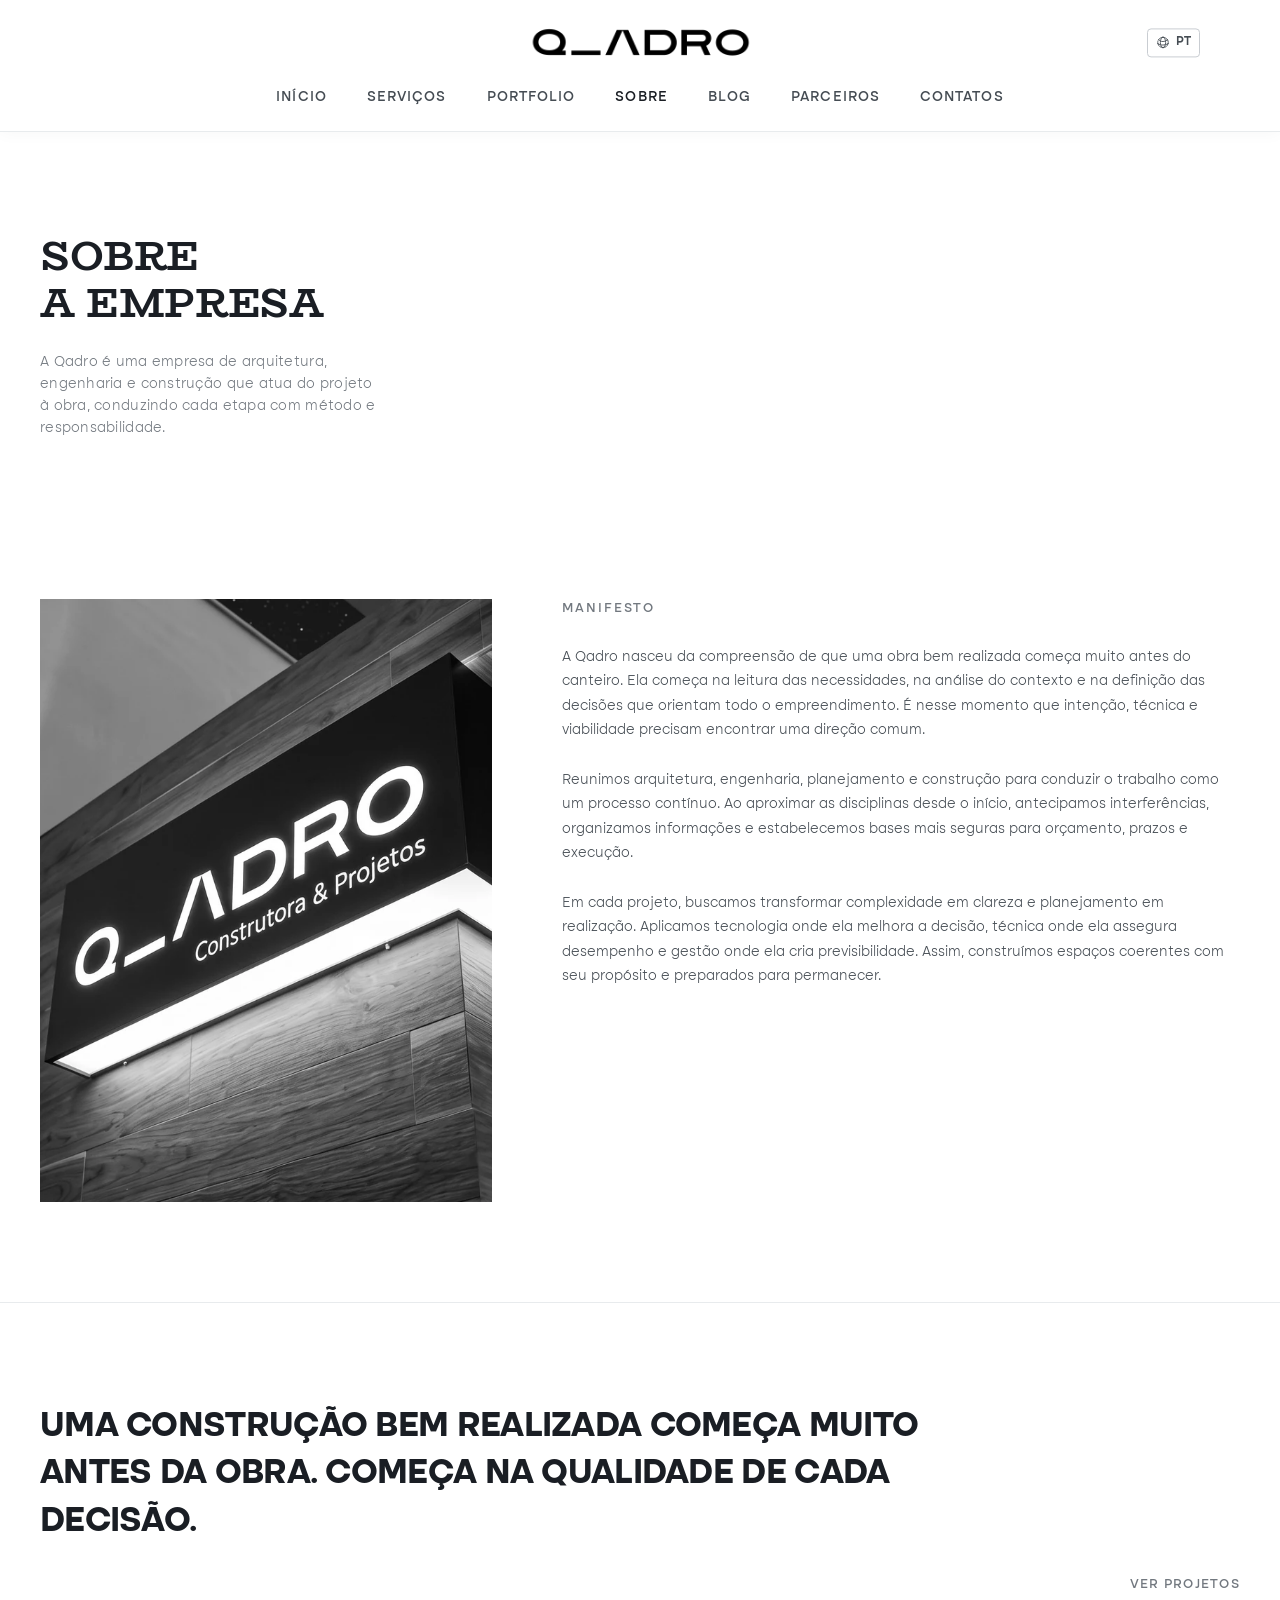
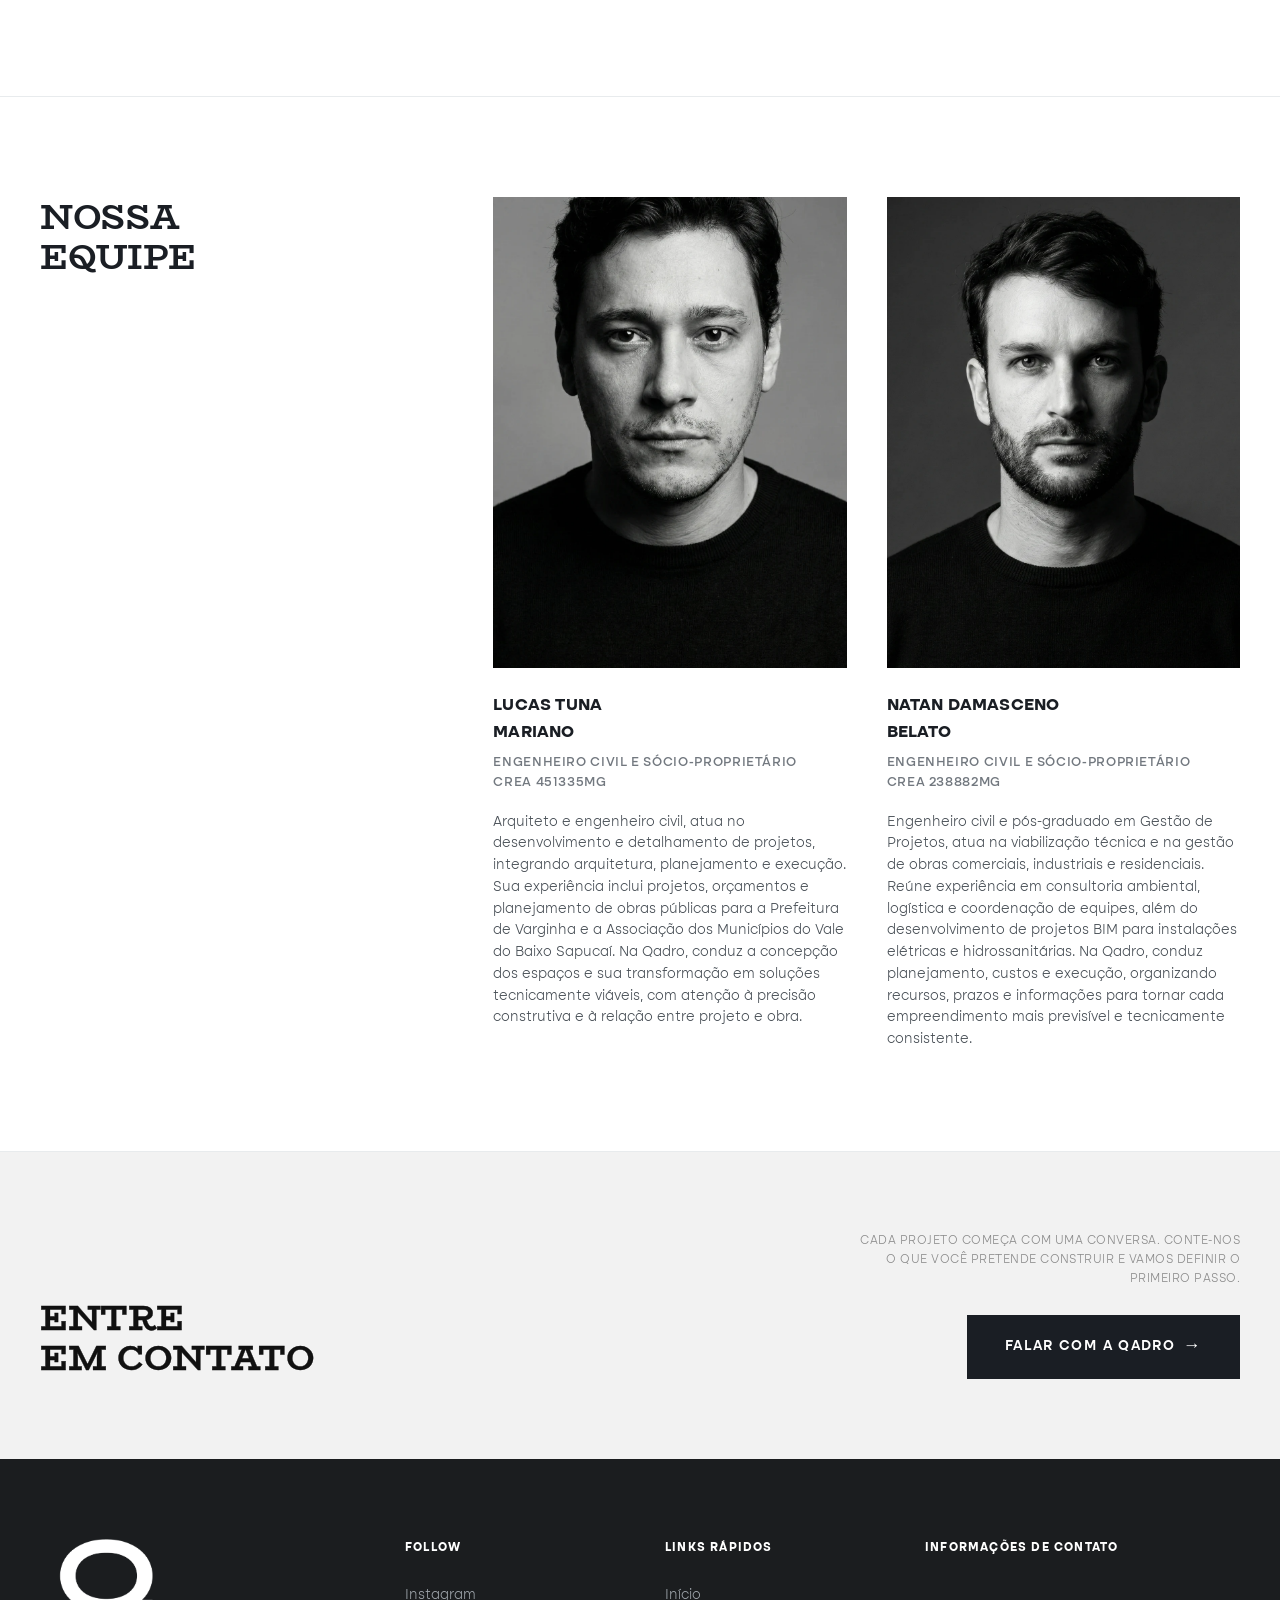
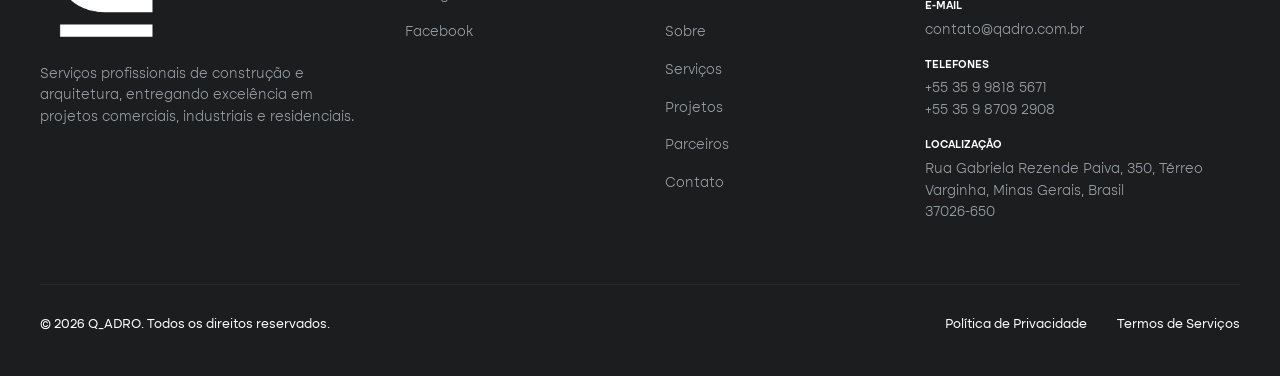
<file: sobre.html>
<!DOCTYPE html>
<html lang="pt-BR">
<head>
  <meta charset="UTF-8">
  <meta name="viewport" content="width=device-width, initial-scale=1.0">
  <meta name="description" content="Qadro Construtora & Projetos - Conheça nossa empresa, nosso manifesto e a equipe por trás dos nossos projetos.">
  <meta name="author" content="Q_ADRO">
  <title>Sobre | Qadro Construtora e Projetos</title>

  <!-- CSS Principal -->
  <link rel="stylesheet" href="assets/css/style.css">
</head>
<body>

  <!-- ==========================================
       INÍCIO HEADER (CABEÇALHO)
       ========================================== -->
  <header class="header" id="inicio">
    <div class="container header-container">
      <div class="header-top">
        <!-- Hamburguer Menu para Mobile -->
        <div class="menu-toggle" id="menuToggle">
          <span></span>
          <span></span>
          <span></span>
        </div>

        <!-- Logo Centralizada -->
        <a href="index.php#inicio" class="logo-link">
          <img src="assets/logos/PNG/Horizontal Preto.png" alt="Qadro Construtora" class="logo-img">
        </a>

        <!-- Seletor de Idioma -->
        <div class="nav-lang-selector">
          <svg xmlns="http://www.w3.org/2000/svg" fill="none" viewBox="0 0 24 24" stroke-width="1.5" stroke="currentColor">
            <path stroke-linecap="round" stroke-linejoin="round" d="M12 21a9.004 9.004 0 0 0 8.716-6.747M12 21a9.004 9.004 0 0 1-8.716-6.747M12 21c2.485 0 4.5-4.03 4.5-9S14.485 3 12 3m0 18c-2.485 0-4.5-4.03-4.5-9S9.515 3 12 3m0 0a8.997 8.997 0 0 1 7.843 4.582M12 3a8.997 8.997 0 0 0-7.843 4.582m15.686 0A11.953 11.953 0 0 1 12 10.5c-2.998 0-5.74-1.1-7.843-2.918m15.686 0A8.959 8.959 0 0 1 21 12c0 .778-.099 1.533-.284 2.253m0 0A17.919 17.919 0 0 1 12 16.5c-3.162 0-6.133-.815-8.716-2.247m0 0A9.015 9.015 0 0 1 3 12c0-.778.099-1.533.284-2.253" />
          </svg>
          <span>PT</span>
        </div>
      </div>

      <!-- Menu de Navegação -->
      <nav class="nav-menu" id="navMenu">
        <ul class="nav-list">
          <li><a href="index.php#inicio" class="nav-link">Início</a></li>
          <li><a href="servicos.html" class="nav-link">Serviços</a></li>
          <li><a href="portfolio.php" class="nav-link">Portfolio</a></li>
          <li><a href="sobre.html" class="nav-link active">Sobre</a></li>
          <li><a href="blog.php" class="nav-link">Blog</a></li>
          <li><a href="parceiros.html" class="nav-link">Parceiros</a></li>
          <li><a href="contatos.html" class="nav-link">Contatos</a></li>
        </ul>
      </nav>
    </div>
  </header>
  <!-- ==========================================
       FIM HEADER (CABEÇALHO)
       ========================================== -->


  <!-- ==========================================
       INÍCIO TÍTULO DE PÁGINA
       ========================================== -->
  <section class="page-title-section">
    <div class="container">
      <h1 class="page-title">SOBRE<br>A EMPRESA</h1>
      <p class="page-subtitle">A Qadro é uma empresa de arquitetura, engenharia e construção que atua do projeto à obra, conduzindo cada etapa com método e responsabilidade.</p>
    </div>
  </section>
  <!-- ==========================================
       FIM TÍTULO DE PÁGINA
       ========================================== -->


  <!-- ==========================================
       INÍCIO SEÇÃO MANIFESTO (IMAGEM + TEXTO)
       ========================================== -->
  <section class="section section-sobre-manifesto">
    <div class="container sobre-manifesto-grid">
      <div class="sobre-manifesto-img-wrapper">
        <img src="assets/images/qadro-placa-predio.webp" alt="Fachada da Qadro Construtora &amp; Projetos" class="sobre-manifesto-img">
      </div>

      <div class="sobre-manifesto-text-col">
        <span class="section-title-tag">Manifesto</span>
        <p class="sobre-manifesto-text">A Qadro nasceu da compreensão de que uma obra bem realizada começa muito antes do canteiro. Ela começa na leitura das necessidades, na análise do contexto e na definição das decisões que orientam todo o empreendimento. É nesse momento que intenção, técnica e viabilidade precisam encontrar uma direção comum.</p>
        <p class="sobre-manifesto-text">Reunimos arquitetura, engenharia, planejamento e construção para conduzir o trabalho como um processo contínuo. Ao aproximar as disciplinas desde o início, antecipamos interferências, organizamos informações e estabelecemos bases mais seguras para orçamento, prazos e execução.</p>
        <p class="sobre-manifesto-text">Em cada projeto, buscamos transformar complexidade em clareza e planejamento em realização. Aplicamos tecnologia onde ela melhora a decisão, técnica onde ela assegura desempenho e gestão onde ela cria previsibilidade. Assim, construímos espaços coerentes com seu propósito e preparados para permanecer.</p>
      </div>
    </div>
  </section>
  <!-- ==========================================
       FIM SEÇÃO MANIFESTO (IMAGEM + TEXTO)
       ========================================== -->


  <!-- ==========================================
       INÍCIO SEÇÃO CITAÇÃO (MANIFESTO EM DESTAQUE)
       ========================================== -->
  <section class="section section-sobre-quote">
    <div class="container">
      <p class="manifesto-text">UMA CONSTRUÇÃO BEM REALIZADA COMEÇA MUITO ANTES DA OBRA. COMEÇA NA QUALIDADE DE CADA DECISÃO.</p>
      <a href="portfolio.php" class="sobre-ver-projetos">Ver Projetos</a>
    </div>
  </section>
  <!-- ==========================================
       FIM SEÇÃO CITAÇÃO (MANIFESTO EM DESTAQUE)
       ========================================== -->


  <!-- ==========================================
       INÍCIO SEÇÃO NOSSA EQUIPE
       ========================================== -->
  <section class="section section-equipe">
    <div class="container equipe-section-grid">
      <h2 class="equipe-titulo">NOSSA<br>EQUIPE</h2>

      <div class="equipe-grid">
        <!-- Card 1 -->
        <div class="equipe-card">
          <div class="equipe-card-img-wrapper">
            <img src="assets/images/lucas-tuna-mariano.webp" alt="Lucas Tuna Mariano, engenheiro civil e sócio-proprietário da Qadro" class="equipe-card-img">
          </div>
          <h3 class="equipe-card-name">Lucas Tuna<br>Mariano</h3>
          <span class="equipe-card-role">Engenheiro Civil e Sócio-Proprietário<br>CREA 451335MG</span>
          <p class="equipe-card-bio">Arquiteto e engenheiro civil, atua no desenvolvimento e detalhamento de projetos, integrando arquitetura, planejamento e execução. Sua experiência inclui projetos, orçamentos e planejamento de obras públicas para a Prefeitura de Varginha e a Associação dos Municípios do Vale do Baixo Sapucaí. Na Qadro, conduz a concepção dos espaços e sua transformação em soluções tecnicamente viáveis, com atenção à precisão construtiva e à relação entre projeto e obra.</p>
        </div>

        <!-- Card 2 -->
        <div class="equipe-card">
          <div class="equipe-card-img-wrapper">
            <img src="assets/images/natan-damasceno-belato.webp" alt="Natan Damasceno Belato, engenheiro civil e sócio-proprietário da Qadro" class="equipe-card-img">
          </div>
          <h3 class="equipe-card-name">Natan Damasceno<br>Belato</h3>
          <span class="equipe-card-role">Engenheiro Civil e Sócio-Proprietário<br>CREA 238882MG</span>
          <p class="equipe-card-bio">Engenheiro civil e pós-graduado em Gestão de Projetos, atua na viabilização técnica e na gestão de obras comerciais, industriais e residenciais. Reúne experiência em consultoria ambiental, logística e coordenação de equipes, além do desenvolvimento de projetos BIM para instalações elétricas e hidrossanitárias. Na Qadro, conduz planejamento, custos e execução, organizando recursos, prazos e informações para tornar cada empreendimento mais previsível e tecnicamente consistente.</p>
        </div>
      </div>
    </div>
  </section>
  <!-- ==========================================
       FIM SEÇÃO NOSSA EQUIPE
       ========================================== -->


  <!-- ==========================================
       INÍCIO SEÇÃO ENTRE EM CONTATO (CTA)
       ========================================== -->
  <section class="section section-cta">
    <div class="container cta-flex">
      <!-- Lado Esquerdo: Título -->
      <div class="cta-left">
        <h2 class="cta-title">ENTRE<br>EM CONTATO</h2>
      </div>

      <!-- Lado Direito: Subtítulo e Link WhatsApp -->
      <div class="cta-right">
        <p class="cta-subtitle">Cada projeto começa com uma conversa. Conte-nos o que você pretende construir e vamos definir o primeiro passo.</p>
        <a href="https://wa.me/5535998185671" target="_blank" rel="noopener" class="btn-link btn-chamar-qadro">Falar com a Qadro</a>
      </div>
    </div>
  </section>



  <!-- ==========================================
       INÍCIO FOOTER (RODAPÉ)
       ========================================== -->
  <footer class="footer">
    <div class="container">
      <div class="footer-top">
        <!-- Logo e Resumo -->
        <div class="footer-logo-col">
          <!-- Logo Símbolo Branca -->
          <img src="assets/logos/PNG/Simbolo Branco.png" alt="Símbolo Qadro" class="footer-logo-img">
          <p class="footer-desc">Serviços profissionais de construção e arquitetura, entregando excelência em projetos comerciais, industriais e residenciais.</p>
        </div>

        <!-- Coluna Links de Mídia -->
        <div>
          <h4 class="footer-col-title">Follow</h4>
          <ul class="footer-links-list">
            <li><a href="https://instagram.com/qadroconstrutora" target="_blank" rel="noopener">Instagram</a></li>
            <li><a href="#" target="_blank" rel="noopener">Facebook</a></li>
          </ul>
        </div>

        <!-- Coluna Links Rápidos -->
        <div>
          <h4 class="footer-col-title">Links Rápidos</h4>
          <ul class="footer-links-list">
            <li><a href="index.php#inicio">Início</a></li>
            <li><a href="sobre.html">Sobre</a></li>
            <li><a href="servicos.html">Serviços</a></li>
            <li><a href="portfolio.php">Projetos</a></li>
            <li><a href="parceiros.html">Parceiros</a></li>
            <li><a href="contatos.html">Contato</a></li>
          </ul>
        </div>

        <!-- Coluna Contato Rápido -->
        <div class="footer-contact-list">
          <h4 class="footer-col-title">Informações de Contato</h4>
          <div class="footer-contact-item">
            <span class="footer-contact-label">E-mail</span>
            <span class="footer-contact-val">contato@qadro.com.br</span>
          </div>
          <div class="footer-contact-item">
            <span class="footer-contact-label">Telefones</span>
            <span class="footer-contact-val">+55 35 9 9818 5671<br>+55 35 9 8709 2908</span>
          </div>
          <div class="footer-contact-item">
            <span class="footer-contact-label">Localização</span>
            <span class="footer-contact-val">Rua Gabriela Rezende Paiva, 350, Térreo<br>Varginha, Minas Gerais, Brasil<br>37026-650</span>
          </div>
        </div>
      </div>

      <!-- Base do Rodapé -->
      <div class="footer-bottom">
        <p class="footer-copy">&copy; 2026 Q_ADRO. Todos os direitos reservados.</p>
        <div class="footer-policy-links">
          <a href="#">Política de Privacidade</a>
          <a href="#">Termos de Serviços</a>
        </div>
      </div>
    </div>
  </footer>
  <!-- ==========================================
       FIM FOOTER (RODAPÉ)
       ========================================== -->

  <!-- Scripts JS -->
  <script src="assets/js/script.js"></script>
</body>
</html>
</file>
<file: assets/css/style.css>
/* 
========================================================================
CSS PRINCIPAL - QADRO CONSTRUTORA & PROJETOS
========================================================================
Organização do arquivo:
1. RESET & CONFIGURAÇÕES GERAIS
2. VARIÁVEIS & TIPOGRAFIA (@font-face)
3. LAYOUT E CONTÊINERES GERAIS
4. COMPONENTES:
   - Header & Navegação
   - Hero / Land Page
   - Manifesto & Estatísticas
   - Áreas de Atuação
   - Por Que Escolher a Qadro (Acordeão)
   - Trabalhos Destaque (Carrossel)
   - Serviços Detalhados (Painéis/Abas)
   - Sobre a Empresa & Equipe
   - Portfólio (Index Masonry & Tags)
   - Blog (Artigos Recentes)
   - Parceiros & Clientes (Depoimentos)
   - Contato & Formulário
   - Rodapé (Footer)
5. RESPONSIVIDADE (Breakpoints)
========================================================================
*/

/* ========================================================================
1. RESET & CONFIGURAÇÕES GERAIS
======================================================================== */
*, *::before, *::after {
  margin: 0;
  padding: 0;
  box-sizing: border-box;
}

html {
  scroll-behavior: smooth;
  font-size: 16px;
  background-color: var(--color-white);
  color: var(--color-black-pantone);
}

body {
  font-family: var(--font-altone);
  line-height: 1.6;
  text-rendering: optimizeLegibility;
  -webkit-font-smoothing: antialiased;
  -moz-osx-font-smoothing: grayscale;
  overflow-x: hidden;
  background-color: var(--color-white);
}

a {
  color: inherit;
  text-decoration: none;
  transition: var(--transition-smooth);
}

button, input, textarea, select {
  font-family: inherit;
  font-size: inherit;
  background: none;
  border: none;
  outline: none;
}

ul, ol {
  list-style: none;
}

img {
  max-width: 100%;
  height: auto;
  display: block;
}

/* ========================================================================
2. VARIÁVEIS & TIPOGRAFIA
======================================================================== */
@font-face {
  font-family: 'Turnpike';
  src: url('../fonts/Turnpike.ttf') format('truetype');
  font-weight: normal;
  font-style: normal;
  font-display: swap;
}

@font-face {
  font-family: 'BioRhyme';
  src: url('../fonts/BioRhyme-Regular.ttf') format('truetype');
  font-weight: 400;
  font-style: normal;
  font-display: swap;
}
@font-face {
  font-family: 'BioRhyme';
  src: url('../fonts/BioRhyme-Light.ttf') format('truetype');
  font-weight: 300;
  font-style: normal;
  font-display: swap;
}
@font-face {
  font-family: 'BioRhyme';
  src: url('../fonts/BioRhyme-Bold.ttf') format('truetype');
  font-weight: 700;
  font-style: normal;
  font-display: swap;
}
@font-face {
  font-family: 'BioRhyme';
  src: url('../fonts/BioRhyme-ExtraBold.ttf') format('truetype');
  font-weight: 800;
  font-style: normal;
  font-display: swap;
}

@font-face {
  font-family: 'Altone';
  src: url('../fonts/Altone-Regular.ttf') format('truetype');
  font-weight: 400;
  font-style: normal;
  font-display: swap;
}
@font-face {
  font-family: 'Altone';
  src: url('../fonts/Altone-Light.ttf') format('truetype');
  font-weight: 300;
  font-style: normal;
  font-display: swap;
}
@font-face {
  font-family: 'Altone';
  src: url('../fonts/Altone-Medium.ttf') format('truetype');
  font-weight: 500;
  font-style: normal;
  font-display: swap;
}
@font-face {
  font-family: 'Altone';
  src: url('../fonts/Altone-SemiBold.ttf') format('truetype');
  font-weight: 600;
  font-style: normal;
  font-display: swap;
}
@font-face {
  font-family: 'Altone';
  src: url('../fonts/Altone-Bold.ttf') format('truetype');
  font-weight: 700;
  font-style: normal;
  font-display: swap;
}

:root {
  /* Paleta Identidade Visual */
  --color-black-pantone: #1A1E24;
  --color-blue-gray-pantone: #8BA6AB;
  --color-beige-pantone: #B6B097;
  --color-light-gray-pantone: #BDC7C4;
  
  /* Escala de Cinzas (Grays) */
  --color-gray-900: #1B1D1F;
  --color-gray-800: #26282B;
  --color-gray-600: #454C53;
  --color-gray-500: #72787F;
  --color-gray-400: #9EA4AA;
  --color-gray-200: #C9CDD2;
  --color-gray-100: #E8EBED;
  --color-gray-50: #F7F8F9;
  
  /* Básicos */
  --color-white: #FFFFFF;
  --color-black: #000000;
  
  /* Fontes */
  --font-turnpike: 'Turnpike', sans-serif;
  --font-biorhyme: 'BioRhyme', serif;
  --font-altone: 'Altone', sans-serif;
  
  /* Animações e Transições */
  --transition-smooth: all 0.4s cubic-bezier(0.25, 1, 0.5, 1);
  --transition-fast: all 0.2s ease;
  
  /* Alturas e Espaçamentos */
  --header-height: 120px;
  --section-padding: 100px 0;
  --section-padding-mobile: 60px 0;
  --max-content-width: 1300px;
}

/* ========================================================================
3. LAYOUT E CONTÊINERES GERAIS
======================================================================= */
.container {
  width: 100%;
  max-width: var(--max-content-width);
  margin: 0 auto;
  padding: 0 40px;
}

.section {
  padding: var(--section-padding);
  position: relative;
  border-bottom: 1px solid var(--color-gray-100);
}

.section-dark {
  background-color: var(--color-gray-900);
  color: var(--color-white);
  border-bottom: none;
}

.section-title-tag {
  font-family: var(--font-altone);
  font-weight: 500;
  font-size: 0.8rem;
  letter-spacing: 0.15em;
  color: var(--color-gray-500);
  text-transform: uppercase;
  margin-bottom: 25px;
  display: block;
}

.section-header-flex {
  display: flex;
  justify-content: space-between;
  align-items: flex-end;
  margin-bottom: 50px;
}

.btn-link {
  font-family: var(--font-altone);
  font-weight: 600;
  font-size: 0.9rem;
  letter-spacing: 0.05em;
  text-transform: uppercase;
  color: var(--color-black-pantone);
  display: inline-flex;
  align-items: center;
  gap: 8px;
  border-bottom: 1px solid var(--color-black-pantone);
  padding-bottom: 4px;
}

.btn-link:hover {
  color: var(--color-blue-gray-pantone);
  border-color: var(--color-blue-gray-pantone);
}

.btn-link::after {
  content: '→';
  font-size: 1.1rem;
  transition: transform var(--transition-fast);
}

.btn-link:hover::after {
  transform: translateX(4px);
}

.btn-link-white {
  font-family: var(--font-turnpike);
  font-weight: normal;
  color: var(--color-white);
  border-color: var(--color-white);
}

.btn-link-white:hover {
  color: var(--color-beige-pantone);
  border-color: var(--color-beige-pantone);
}

/* Botão sólido em bloco, mesmo tom do "Chamar Qadro" da página de contato.
   Usado como destaque no hero da home. */
.btn-solid-escuro {
  font-family: var(--font-altone);
  font-weight: 600;
  font-size: 0.85rem;
  letter-spacing: 0.1em;
  text-transform: uppercase;
  color: var(--color-white);
  background-color: var(--color-black-pantone);
  border-bottom: none;
  padding: 18px 38px;
  margin-top: 10px;
  transition: var(--transition-fast);
}

.btn-solid-escuro:hover {
  background-color: var(--color-blue-gray-pantone);
  color: var(--color-white);
}

/* ========================================================================
4. COMPONENTES
======================================================================== */

/* --- Header & Navegação --- */
.header {
  width: 100%;
  background-color: var(--color-white);
  position: sticky;
  top: 0;
  z-index: 1000;
  border-bottom: 1px solid var(--color-gray-100);
  padding: 20px 0;
  box-shadow: 0 2px 15px rgba(0, 0, 0, 0.03);
}

.header-container {
  display: flex;
  flex-direction: column;
  align-items: center;
  position: relative;
  gap: 20px;
}

.header-top {
  width: 100%;
  display: flex;
  justify-content: center;
  position: relative;
}

.logo-link {
  display: block;
}

.logo-img {
  height: 45px; /* Aumentado de 38px para 65px para maior destaque */
  width: auto;
}

.nav-lang-selector {
  position: absolute;
  right: 40px;
  top: 50%;
  transform: translateY(-50%);
  display: flex;
  align-items: center;
  gap: 6px;
  font-size: 0.75rem;
  font-weight: 600;
  text-transform: uppercase;
  color: var(--color-gray-600);
  cursor: pointer;
  padding: 4px 8px;
  border: 1px solid var(--color-gray-200);
  border-radius: 4px;
  transition: var(--transition-fast);
}

.nav-lang-selector:hover {
  border-color: var(--color-black-pantone);
  color: var(--color-black-pantone);
}

.nav-lang-selector svg {
  width: 14px;
  height: 14px;
}

.nav-menu {
  width: 100%;
  display: flex;
  justify-content: center;
}

.nav-list {
  display: flex;
  gap: 40px;
}

.nav-link {
  font-family: var(--font-altone);
  font-weight: 500;
  font-size: 0.85rem;
  letter-spacing: 0.08em;
  text-transform: uppercase;
  color: var(--color-gray-600);
  padding: 5px 0;
  position: relative;
}

.nav-link:hover, .nav-link.active {
  color: var(--color-black-pantone);
}


.menu-toggle {
  display: none;
  flex-direction: column;
  gap: 6px;
  cursor: pointer;
  z-index: 1001;
  position: absolute;
  left: 40px;
  top: 50%;
  transform: translateY(-50%);
}

.menu-toggle span {
  width: 25px;
  height: 2px;
  background-color: var(--color-black-pantone);
  transition: var(--transition-smooth);
}

/* --- Hero / Land Page --- */
.hero {
  height: 700px;
  background-size: cover;
  background-position: center;
  position: relative;
  display: flex;
  align-items: center;
}

.hero::before {
  content: '';
  position: absolute;
  top: 0;
  left: 0;
  width: 100%;
  height: 100%;
  background:
    linear-gradient(90deg, rgba(26,30,36,0.72) 0%, rgba(26,30,36,0.42) 45%, rgba(26,30,36,0.15) 100%),
    linear-gradient(180deg, rgba(26,30,36,0.10) 0%, rgba(26,30,36,0.38) 100%);
  z-index: 1;
}

.hero-content {
  position: relative;
  z-index: 2;
  color: var(--color-white);
  max-width: 900px;
}

.hero-title {
  font-family: var(--font-biorhyme);
  font-weight: 400;
  font-size: 3.5rem;
  line-height: 1.1;
  letter-spacing: -0.01em;
  margin-bottom: 25px;
  text-transform: uppercase;
}

.hero-subtitle {
  font-family: var(--font-altone);
  font-weight: 300;
  font-size: 1.1rem;
  line-height: 1.6;
  letter-spacing: 0.04em;
  text-transform: uppercase;
  max-width: 600px;
  margin-bottom: 40px;
  color: var(--color-gray-100);
}

/* --- Manifesto & Estatísticas --- */
.manifesto-section {
  padding: 100px 0;
}

.manifesto-grid {
  display: grid;
  grid-template-columns: 1.2fr 1fr;
  gap: 80px;
  align-items: start;
}

.manifesto-left {
  display: flex;
  flex-direction: column;
}

.manifesto-tag {
  font-family: var(--font-altone);
  font-weight: 600;
  font-size: 0.75rem;
  letter-spacing: 0.2em;
  text-transform: uppercase;
  color: var(--color-gray-500);
  margin-bottom: 30px;
}

.manifesto-text {
  font-family: var(--font-altone);
  font-weight: 700;
  font-size: 2.2rem;
  line-height: 1.35;
  letter-spacing: -0.02em;
  color: var(--color-black-pantone);
}

.stats-grid {
  display: grid;
  grid-template-columns: 1fr 1fr;
  gap: 50px 30px;
  margin-top: 45px;
}

.stat-item {
  display: flex;
  flex-direction: column;
  padding-top: 0;
}

.stat-number {
  font-family: var(--font-altone);
  font-size: 3.5rem;
  font-weight: 450;
  line-height: 1;
  color: var(--color-black-pantone);
  margin-bottom: 10px;
  transition: var(--transition-smooth);
}

.stat-item:hover .stat-number {
  color: var(--color-blue-gray-pantone);
  transform: translateY(-5px);
}

.stat-label {
  font-family: var(--font-altone);
  font-size: 0.75rem;
  font-weight: 500;
  letter-spacing: 0.1em;
  text-transform: uppercase;
  color: var(--color-gray-500);
}

/* --- Áreas de Atuação --- */
.section-areas {
  background-color: #F2F2F2;
  padding: 45px 0;
  border-bottom: none;
}

.section-areas .section-header-flex {
  align-items: center;
  margin-bottom: 25px;
}

.section-areas .section-title-tag {
  margin-bottom: 0;
}

.btn-ver-todos {
  font-family: var(--font-turnpike);
  font-weight: normal;
  font-size: 0.7rem;
  letter-spacing: 0.05em;
  text-transform: uppercase;
  color: var(--color-black-pantone);
  border-bottom: none;
}

.btn-ver-todos::after {
  display: none;
}

.areas-grid {
  display: grid;
  grid-template-columns: repeat(4, 1fr);
  gap: 0;
  border-top: none;
  margin-top: 0;
}

.area-card {
  padding: 0 30px;
  border-right: 1px solid #CCCCCC;
  border-left: none;
  border-top: none;
  border-bottom: none;
  display: flex;
  flex-direction: column;
  justify-content: flex-start;
  min-height: auto;
  position: relative;
  overflow: hidden;
  background-color: transparent;
  transition: var(--transition-smooth);
}

.area-card::before {
  display: none;
}

.area-card:first-child {
  padding-left: 0;
}

.area-card:last-child {
  border-right: none;
  padding-right: 0;
}

.area-title {
  font-family: var(--font-altone);
  font-weight: 500;
  font-size: 1.1rem;
  line-height: 1.3;
  color: var(--color-black-pantone);
  text-transform: uppercase;
  margin-bottom: 25px;
  position: relative;
  z-index: 2;
}

.area-desc {
  font-family: var(--font-altone);
  font-weight: 300;
  font-size: 0.825rem;
  line-height: 1.55;
  color: var(--color-gray-600);
  position: relative;
  z-index: 2;
  margin-top: 0;
}

/* --- Por Que Escolher a Qadro --- */
.why-section {
  background-color: #FFFFFF;
  padding: 100px 0;
}

.why-qadro-grid {
  display: grid;
  grid-template-columns: 1fr 2fr;
  gap: 80px;
  align-items: start;
}

.why-qadro-left {
  display: flex;
  flex-direction: column;
}

.why-title {
  font-family: var(--font-biorhyme);
  font-weight: 700;
  font-size: 2.2rem;
  line-height: 1.15;
  letter-spacing: -0.01em;
  color: #111111;
  text-transform: uppercase;
  margin-bottom: 25px;
}

.why-subtitle {
  font-family: var(--font-altone);
  font-weight: 300;
  font-size: 0.75rem;
  line-height: 1.6;
  letter-spacing: 0.04em;
  color: #8A8A8A;
  text-transform: uppercase;
  max-width: 320px;
}

.why-list-right {
  display: flex;
  flex-direction: column;
  border-bottom: 1px solid #6B6B6B;
  margin-top: 190px;
}

.why-item {
  display: grid;
  grid-template-columns: 1fr 1.3fr;
  gap: 30px;
  align-items: start;
  border-top: 1px solid #6B6B6B;
  padding: 40px 0;
}

.why-item-title h3 {
  font-family: var(--font-altone);
  font-weight: 700;
  font-size: 1.35rem;
  line-height: 1.2;
  letter-spacing: 0.01em;
  color: #111111;
  text-transform: uppercase;
}

.why-item-desc p {
  font-family: var(--font-altone);
  font-weight: 300;
  font-size: 0.925rem;
  line-height: 1.6;
  color: #333333;
}

/* --- Trabalhos Destaque (Carrossel) --- */
.carousel-wrapper {
  position: relative;
  overflow: hidden;
  margin-top: 20px;
}

/* --- Trabalhos Destaque (Carrossel) --- */
.section-featured .section-header-flex {
  align-items: center;
  margin-bottom: 25px;
}

.section-featured .section-title-tag {
  margin-bottom: 0;
}

.carousel-container {
  display: flex;
  transition: transform var(--transition-smooth);
  width: 100%;
}

.carousel-slide {
  min-width: 100%;
  position: relative;
}

.carousel-img {
  width: 100%;
  height: 380px;
  object-fit: cover;
  filter: grayscale(100%);
  transition: filter var(--transition-smooth);
}

.carousel-slide:hover .carousel-img {
  filter: grayscale(0%);
}

.carousel-nav-dots {
  display: flex;
  justify-content: center;
  gap: 12px;
  margin-top: 25px;
}

.carousel-dot {
  width: 10px;
  height: 10px;
  border-radius: 50%;
  border: 1.5px solid #111111;
  background: transparent;
  cursor: pointer;
  padding: 0;
  transition: var(--transition-smooth);
}

.carousel-dot.active {
  background-color: #111111;
  transform: scale(1.1);
}

/* --- Título de Página (Serviços, Sobre, etc.) --- */
.page-title-section {
  padding: 100px 0 60px;
}

.page-title {
  font-family: var(--font-biorhyme);
  font-weight: 600;
  font-size: 2.6rem;
  line-height: 1.15;
  letter-spacing: -0.01em;
  text-transform: uppercase;
  color: var(--color-black-pantone);
  margin-bottom: 25px;
}

.page-subtitle {
  font-family: var(--font-altone);
  font-weight: 300;
  font-size: 0.85rem;
  line-height: 1.6;
  letter-spacing: 0.02em;
  color: var(--color-gray-500);
  max-width: 340px;
}

/* --- Serviços Detalhados (Acordeão) --- */
.section-servicos {
  padding-top: 20px;
}

.servico-categoria {
  margin-bottom: 70px;
}

.servico-categoria:last-child {
  margin-bottom: 0;
}

.servico-categoria-header {
  width: 100%;
  padding-bottom: 18px;
  border-bottom: 1px solid var(--color-gray-200);
  margin-bottom: 0;
}

.servico-categoria-label {
  display: inline-block;
  max-width: 220px;
  font-family: var(--font-altone);
  font-weight: 500;
  font-size: 0.85rem;
  line-height: 1.4;
  letter-spacing: 0.08em;
  text-transform: uppercase;
  color: var(--color-gray-500);
}

.servico-lista {
  display: flex;
  flex-direction: column;
}

.servico-item {
  border-bottom: 1px solid var(--color-gray-200);
}

.servico-item-toggle {
  width: 100%;
  display: flex;
  justify-content: space-between;
  align-items: center;
  gap: 20px;
  padding: 24px 0;
  cursor: pointer;
  text-align: left;
}

.servico-item-title {
  font-family: var(--font-altone);
  font-weight: 700;
  font-size: 1.1rem;
  letter-spacing: 0.01em;
  text-transform: uppercase;
  color: var(--color-black-pantone);
}

.servico-item-label {
  font-family: var(--font-turnpike);
  font-weight: 600;
  font-size: 0.55rem;
  letter-spacing: 0.1em;
  text-transform: uppercase;
  color: var(--color-black-pantone);
  white-space: nowrap;
  flex-shrink: 0;
  transform: translateY(8px);
  transition: var(--transition-fast);
}

.servico-item-toggle:hover .servico-item-title,
.servico-item-toggle:hover .servico-item-label {
  color: var(--color-blue-gray-pantone);
}

.servico-item-detail {
  max-height: 0;
  overflow: hidden;
  transition: max-height 0.5s cubic-bezier(0.25, 1, 0.5, 1);
}

.servico-item-detail-inner {
  display: grid;
  grid-template-columns: 1fr 1.3fr;
  gap: 30px;
  padding-bottom: 40px;
}

.servico-item-text {
  font-family: var(--font-altone);
  font-weight: 300;
  font-size: 0.9rem;
  line-height: 1.6;
  color: var(--color-gray-600);
  margin-bottom: 20px;
}

.servico-item-list {
  display: flex;
  flex-direction: column;
  gap: 8px;
  margin-bottom: 30px;
}

.servico-item-list li {
  font-family: var(--font-altone);
  font-weight: 400;
  font-size: 0.85rem;
  line-height: 1.5;
  color: var(--color-gray-600);
}

.servico-item-lorem-grid {
  display: grid;
  grid-template-columns: 1fr 1fr;
  gap: 12px 40px;
  margin-bottom: 30px;
}

.servico-item-lorem-grid span {
  font-family: var(--font-altone);
  font-weight: 400;
  font-size: 0.8rem;
  color: var(--color-gray-400);
}

.servico-item-posicionamento {
  padding-left: 20px;
  border-left: 2px solid var(--color-black-pantone);
}

.servico-item-posicionamento h4 {
  font-family: var(--font-altone);
  font-weight: 600;
  font-size: 0.75rem;
  letter-spacing: 0.1em;
  text-transform: uppercase;
  color: var(--color-gray-500);
  margin-bottom: 8px;
}

.servico-item-posicionamento p {
  font-family: var(--font-altone);
  font-weight: 400;
  font-size: 0.9rem;
  line-height: 1.5;
  color: var(--color-black-pantone);
}

/* --- Sobre a Empresa (Manifesto + Citação) --- */
.sobre-manifesto-grid {
  display: grid;
  grid-template-columns: 2fr 3fr;
  gap: 70px;
  align-items: start;
}

.sobre-manifesto-img-wrapper {
  aspect-ratio: 3 / 4;
  overflow: hidden;
}

.sobre-manifesto-img {
  width: 100%;
  height: 100%;
  object-fit: cover;
}

.sobre-manifesto-text-col {
  display: flex;
  flex-direction: column;
}

.sobre-manifesto-text {
  font-family: var(--font-altone);
  font-weight: 300;
  font-size: 0.9rem;
  line-height: 1.7;
  color: var(--color-gray-600);
  margin-bottom: 25px;
}

.sobre-manifesto-text:last-child {
  margin-bottom: 0;
}

.section-sobre-quote .manifesto-text {
  max-width: 900px;
  margin-bottom: 30px;
}

.sobre-ver-projetos {
  display: block;
  width: fit-content;
  margin-left: auto;
  font-family: var(--font-altone);
  font-weight: 500;
  font-size: 0.8rem;
  letter-spacing: 0.1em;
  text-transform: uppercase;
  color: var(--color-gray-500);
}

.sobre-ver-projetos:hover {
  color: var(--color-black-pantone);
}

/* --- Nossa Equipe --- */
.equipe-section-grid {
  display: grid;
  grid-template-columns: 1fr 2fr;
  gap: 80px;
  align-items: start;
}

.equipe-titulo {
  font-family: var(--font-biorhyme);
  font-weight: 700;
  font-size: 2.2rem;
  line-height: 1.15;
  letter-spacing: -0.01em;
  text-transform: uppercase;
  color: var(--color-black-pantone);
}

.equipe-grid {
  display: grid;
  grid-template-columns: repeat(2, 1fr);
  gap: 40px;
}

.equipe-card {
  display: flex;
  flex-direction: column;
}

.equipe-card-img-wrapper {
  aspect-ratio: 3 / 4;
  overflow: hidden;
  background-color: var(--color-gray-100);
  margin-bottom: 25px;
}

.equipe-card-img {
  width: 100%;
  height: 100%;
  object-fit: cover;
  object-position: top center;
  transition: var(--transition-smooth);
}

.equipe-card:hover .equipe-card-img {
  transform: scale(1.04);
}

.equipe-card-name {
  font-family: var(--font-altone);
  font-weight: 700;
  font-size: 1.05rem;
  letter-spacing: 0.01em;
  text-transform: uppercase;
  color: var(--color-black-pantone);
  margin-bottom: 6px;
}

.equipe-card-role {
  display: block;
  font-family: var(--font-altone);
  font-weight: 500;
  font-size: 0.8rem;
  letter-spacing: 0.05em;
  text-transform: uppercase;
  color: var(--color-gray-500);
  margin-bottom: 18px;
}

.equipe-card-bio {
  font-family: var(--font-altone);
  font-weight: 300;
  font-size: 0.85rem;
  line-height: 1.6;
  color: var(--color-gray-600);
}

/* --- Portfólio (Index Masonry & Tags) --- */
.portfolio-header {
  display: flex;
  justify-content: space-between;
  align-items: flex-start;
  gap: 60px;
  flex-wrap: wrap;
}

.portfolio-header-intro {
  flex: 1 1 420px;
}

.portfolio-intro {
  max-width: 520px;
  font-family: var(--font-altone);
  font-size: 0.95rem;
  font-weight: 300;
  color: var(--color-gray-500);
  line-height: 1.6;
}

.portfolio-tags-block {
  flex: 0 1 480px;
  text-align: right;
}

.portfolio-tags-label {
  display: block;
  font-family: var(--font-altone);
  font-weight: 600;
  font-size: 0.8rem;
  letter-spacing: 0.15em;
  text-transform: uppercase;
  color: var(--color-black-pantone);
  margin-bottom: 18px;
}

.portfolio-tags-filter {
  display: flex;
  flex-wrap: wrap;
  justify-content: flex-end;
  gap: 10px 15px;
}

.filter-tag {
  font-family: var(--font-altone);
  font-size: 0.75rem;
  font-weight: 600;
  text-transform: uppercase;
  color: var(--color-gray-500);
  cursor: pointer;
  padding: 4px 10px;
  border: 1px solid transparent;
  transition: var(--transition-fast);
}

.filter-tag:hover, .filter-tag.active {
  color: var(--color-black-pantone);
  border-color: var(--color-black-pantone);
}

/* Grade alternada (efeito escada): duas colunas independentes, com a coluna
   esquerda deslocada para baixo. O fluxo continua indefinidamente conforme
   novos projetos são cadastrados. */
.portfolio-masonry {
  display: grid;
  grid-template-columns: repeat(2, 1fr);
  gap: 60px;
  align-items: start;
}

.portfolio-column {
  display: flex;
  flex-direction: column;
  gap: 90px;
}

.portfolio-column-left {
  padding-top: 130px;
}

.portfolio-card {
  display: block;
}

.portfolio-card-img {
  width: 100%;
  aspect-ratio: 3 / 4;
  overflow: hidden;
  background-color: var(--color-gray-50);
  margin-bottom: 20px;
}

.portfolio-card-img img {
  width: 100%;
  height: 100%;
  object-fit: cover;
  filter: grayscale(100%);
  transition: var(--transition-smooth);
}

.portfolio-card:hover .portfolio-card-img img {
  filter: grayscale(0%);
  transform: scale(1.03);
}

.portfolio-card-head {
  display: flex;
  justify-content: space-between;
  align-items: center;
  gap: 20px;
}

.portfolio-card-title {
  font-family: var(--font-altone);
  font-size: 1.4rem;
  font-weight: 700;
  letter-spacing: 0.02em;
  text-transform: uppercase;
  color: var(--color-black-pantone);
  line-height: 1.2;
}

.portfolio-card-arrow {
  display: flex;
  align-items: center;
  color: var(--color-black-pantone);
  transition: var(--transition-smooth);
}

.portfolio-card-arrow svg {
  width: 22px;
  height: 22px;
}

.portfolio-card:hover .portfolio-card-arrow {
  transform: translateX(6px);
  color: var(--color-blue-gray-pantone);
}

.portfolio-card-tags {
  display: flex;
  flex-wrap: wrap;
  gap: 10px;
  margin-top: 10px;
}

.item-tag {
  font-family: var(--font-altone);
  font-size: 0.7rem;
  font-weight: 600;
  text-transform: uppercase;
  color: var(--color-gray-400);
}

/* Primeiro projeto: card de destaque, mais largo que os demais. */
.portfolio-card-highlight {
  margin-bottom: 20px;
}

.portfolio-card-highlight .portfolio-card-img {
  aspect-ratio: 21 / 9;
}

.portfolio-card-highlight .portfolio-card-title {
  font-size: 1.9rem;
}

/* --- Blog (Artigos Recentes) --- */
.section-blog {
  background-color: #FFFFFF;
  padding: 80px 0 100px 0;
  border-bottom: none;
}

.section-blog .section-header-flex {
  align-items: center;
  margin-bottom: 45px;
}

.section-blog .section-title-tag {
  margin-bottom: 0;
  font-family: var(--font-altone);
  font-size: 0.85rem;
  letter-spacing: 0.12em;
  color: #8A8A8A;
  text-transform: uppercase;
}

.blog-grid {
  display: grid;
  grid-template-columns: repeat(4, 1fr);
  gap: 25px;
  align-items: start;
}

.blog-card {
  display: flex;
  flex-direction: column;
}

.blog-img-wrapper {
  width: 100%;
  aspect-ratio: 4 / 3;
  overflow: hidden;
  position: relative;
  background-color: #F7F8F9;
}

.blog-img-wrapper img,
.blog-img {
  width: 100%;
  height: 100%;
  object-fit: cover;
  filter: grayscale(100%);
  transition: transform 0.35s ease;
}

.blog-card:hover .blog-img-wrapper img,
.blog-card:hover .blog-img {
  transform: scale(1.04);
}

.blog-title {
  font-family: var(--font-altone);
  font-weight: 500;
  font-size: 1.05rem;
  line-height: 1.35;
  color: #111111;
  text-transform: uppercase;
  margin-top: 20px;
  letter-spacing: 0.01em;
}

/* --- Parceiros & Clientes (Depoimentos) --- */
.parceiros-title-footer {
  display: flex;
  justify-content: flex-end;
  border-top: 1px solid var(--color-gray-200);
  margin-top: 40px;
  padding-top: 25px;
}

.parceiros-title-intro {
  max-width: 320px;
  text-align: right;
  font-family: var(--font-altone);
  font-weight: 300;
  font-size: 0.8rem;
  line-height: 1.6;
  letter-spacing: 0.02em;
  text-transform: uppercase;
  color: var(--color-gray-500);
}

.section-depoimento-destaque {
  padding: 100px 0;
}

.depoimento-destaque {
  display: flex;
  flex-direction: column;
  align-items: center;
  text-align: center;
}

.depoimento-destaque-quote {
  font-family: var(--font-biorhyme);
  font-weight: 700;
  font-size: 1.7rem;
  line-height: 1.45;
  letter-spacing: -0.005em;
  text-transform: uppercase;
  max-width: 900px;
  color: var(--color-white);
  margin-bottom: 45px;
}

.depoimento-destaque-autor {
  display: flex;
  flex-direction: column;
  align-items: center;
  gap: 14px;
}

.depoimento-destaque-autor h3 {
  font-family: var(--font-altone);
  font-weight: 600;
  font-size: 0.95rem;
  letter-spacing: 0.08em;
  text-transform: uppercase;
  color: var(--color-white);
}

.depoimento-destaque-linha {
  width: 50px;
  height: 1px;
  background-color: var(--color-gray-500);
}

.depoimento-destaque-autor p {
  font-family: var(--font-altone);
  font-weight: 400;
  font-size: 0.75rem;
  letter-spacing: 0.1em;
  text-transform: uppercase;
  color: var(--color-gray-400);
}

.depoimentos-grid {
  display: grid;
  grid-template-columns: repeat(3, 1fr);
  gap: 60px 50px;
}

.depoimento-card {
  display: flex;
  flex-direction: column;
}

.depoimento-texto {
  font-family: var(--font-altone);
  font-weight: 300;
  font-size: 0.85rem;
  line-height: 1.65;
  color: var(--color-gray-600);
  border-bottom: 1px solid var(--color-gray-200);
  margin-bottom: 20px;
  padding-bottom: 20px;
}

.depoimento-autor h4 {
  font-family: var(--font-altone);
  font-weight: 700;
  font-size: 0.9rem;
  letter-spacing: 0.03em;
  text-transform: uppercase;
  color: var(--color-black-pantone);
  margin-bottom: 4px;
}

.depoimento-autor span {
  font-family: var(--font-altone);
  font-weight: 500;
  font-size: 0.75rem;
  letter-spacing: 0.05em;
  text-transform: uppercase;
  color: var(--color-gray-500);
}

.clientes-titulo {
  font-family: var(--font-biorhyme);
  font-weight: 700;
  font-size: 2.2rem;
  line-height: 1.15;
  letter-spacing: -0.01em;
  text-transform: uppercase;
  color: var(--color-black-pantone);
  margin-bottom: 20px;
}

.clientes-subtitle {
  font-family: var(--font-altone);
  font-weight: 300;
  font-size: 0.85rem;
  line-height: 1.6;
  color: var(--color-gray-500);
  max-width: 340px;
  margin-bottom: 60px;
}

.clientes-marquee {
  display: flex;
  flex-direction: column;
  gap: 40px;
}

.clientes-marquee-row {
  overflow: hidden;
  width: 100%;
}

.clientes-marquee-track {
  display: flex;
  align-items: center;
  gap: 70px;
  width: max-content;
  animation: clientes-marquee-scroll 32s linear infinite;
}

.clientes-marquee-row-reverse .clientes-marquee-track {
  animation-direction: reverse;
}

.clientes-marquee-track img {
  height: 42px;
  width: auto;
  flex-shrink: 0;
  opacity: 0.55;
  transition: var(--transition-fast);
}

.clientes-marquee-track img:hover {
  opacity: 1;
}

@keyframes clientes-marquee-scroll {
  from {
    transform: translateX(0);
  }
  to {
    /* A trilha repete cada conjunto de logos 6x; andar 1/6 do total
       equivale a exatamente uma repetição, fechando o loop sem deixar
       espaço vazio mesmo em telas bem largas. */
    transform: translateX(calc(-100% / 6));
  }
}

/* --- Entre Em Contato (CTA) --- */
.section-cta {
  background-color: #F2F2F2;
  padding: 80px 0;
  border-bottom: none;
}

.cta-flex {
  display: flex;
  justify-content: space-between;
  align-items: flex-end;
}

.cta-title {
  font-family: var(--font-biorhyme);
  font-weight: 700;
  font-size: 2.2rem;
  line-height: 1.15;
  letter-spacing: -0.01em;
  color: #111111;
  text-transform: uppercase;
  -webkit-text-stroke: 0.3px #111111;
}

.cta-right {
  display: flex;
  flex-direction: column;
  align-items: flex-end;
  text-align: right;
  gap: 15px;
}

.cta-subtitle {
  font-family: var(--font-altone);
  font-weight: 300;
  font-size: 0.75rem;
  line-height: 1.6;
  letter-spacing: 0.04em;
  color: #8A8A8A;
  text-transform: uppercase;
  max-width: 380px;
  text-align: right;
}

/* Botão principal da seção: sólido para se destacar ao lado do título. */
.btn-chamar-qadro {
  font-family: var(--font-altone);
  font-weight: 600;
  font-size: 0.85rem;
  letter-spacing: 0.1em;
  text-transform: uppercase;
  color: var(--color-white);
  background-color: var(--color-black-pantone);
  border-bottom: none;
  padding: 18px 38px;
  margin-top: 10px;
  transition: var(--transition-fast);
}

.btn-chamar-qadro:hover {
  background-color: var(--color-blue-gray-pantone);
  color: var(--color-white);
}


/* --- Contato & Formulário --- */
.section-contato {
  background-color: #F2F2F2;
  padding: var(--section-padding);
}

.contato-grid {
  display: grid;
  grid-template-columns: 1fr 1fr;
  gap: 80px;
  align-items: start;
}

.contato-info-col .page-title {
  margin-bottom: 20px;
}

.contato-subtitle {
  font-family: var(--font-altone);
  font-weight: 300;
  font-size: 0.85rem;
  line-height: 1.6;
  letter-spacing: 0.02em;
  color: var(--color-gray-500);
  max-width: 380px;
  margin-bottom: 40px;
}

.contato-info-list {
  display: flex;
  flex-direction: column;
  gap: 22px;
}

.contato-info-item {
  font-family: var(--font-altone);
  font-weight: 400;
  font-size: 0.9rem;
  line-height: 1.5;
  color: var(--color-black-pantone);
}

.contato-form {
  display: flex;
  flex-direction: column;
  gap: 20px;
}

.contato-input {
  width: 100%;
  padding: 18px 20px;
  background-color: var(--color-white);
  border: 1px solid var(--color-gray-200);
  font-family: var(--font-altone);
  font-weight: 500;
  font-size: 0.8rem;
  letter-spacing: 0.05em;
  text-transform: uppercase;
  color: var(--color-black-pantone);
  transition: var(--transition-fast);
}

.contato-input::placeholder {
  color: var(--color-gray-400);
}

.contato-input:focus {
  border-color: var(--color-black-pantone);
}

.contato-textarea {
  min-height: 160px;
  resize: vertical;
  text-transform: none;
  font-weight: 400;
}

.contato-submit {
  width: 100%;
  padding: 20px;
  background-color: var(--color-black-pantone);
  color: var(--color-white);
  font-family: var(--font-altone);
  font-weight: 600;
  font-size: 0.85rem;
  letter-spacing: 0.1em;
  text-transform: uppercase;
  cursor: pointer;
  transition: var(--transition-fast);
}

.contato-submit:hover {
  background-color: var(--color-blue-gray-pantone);
}

/* --- Mapa --- */
.section-mapa {
  width: 100%;
  line-height: 0;
}

.mapa-embed {
  width: 100%;
  height: 450px;
  border: 0;
  filter: grayscale(100%) contrast(1.05);
}

/* --- Rodapé (Footer) --- */
.footer {
  background-color: var(--color-gray-900);
  color: var(--color-white);
  padding: 80px 0 40px 0;
}

.footer-top {
  display: grid;
  grid-template-columns: 1.5fr 1fr 1fr 1.5fr;
  gap: 50px;
  margin-bottom: 60px;
}

.footer-logo-col {
  display: flex;
  flex-direction: column;
  gap: 25px;
}

.footer-logo-svg {
  width: 30px;
  height: auto;
  fill: var(--color-white);
}

.footer-logo-img {
  height: 100px; /* Aumentado de 50px para 80px para maior destaque visual */
  width: auto;
  align-self: flex-start;
  transition: var(--transition-smooth);
}

.footer-logo-img:hover {
  transform: scale(1.05); /* Efeito sutil de hover para design premium */
}

.footer-desc {
  font-family: var(--font-altone);
  font-size: 0.85rem;
  font-weight: 300;
  color: var(--color-gray-400);
  line-height: 1.6;
}

.footer-col-title {
  font-family: var(--font-altone);
  font-size: 0.75rem;
  font-weight: 700;
  letter-spacing: 0.1em;
  text-transform: uppercase;
  color: var(--color-white);
  margin-bottom: 25px;
}

.footer-links-list {
  display: flex;
  flex-direction: column;
  gap: 12px;
}

.footer-links-list a {
  font-family: var(--font-altone);
  font-size: 0.85rem;
  font-weight: 300;
  color: var(--color-gray-400);
}

.footer-links-list a:hover {
  color: var(--color-white);
  transform: translateX(3px);
}

.footer-contact-list {
  display: flex;
  flex-direction: column;
  gap: 15px;
}

.footer-contact-item {
  display: flex;
  flex-direction: column;
  gap: 4px;
}

.footer-contact-label {
  font-family: var(--font-altone);
  font-size: 0.7rem;
  font-weight: 600;
  color: var(--color-gray-505);
  text-transform: uppercase;
}

.footer-contact-val {
  font-family: var(--font-altone);
  font-size: 0.85rem;
  font-weight: 300;
  color: var(--color-gray-400);
}

.footer-bottom {
  border-top: 1px solid var(--color-gray-800);
  padding-top: 30px;
  display: flex;
  justify-content: space-between;
  align-items: center;
}

.footer-copy {
  font-family: var(--font-altone);
  font-size: 0.8rem;
  color: var(--color-gray-505);
}

.footer-policy-links {
  display: flex;
  gap: 30px;
}

.footer-policy-links a {
  font-family: var(--font-altone);
  font-size: 0.8rem;
  color: var(--color-gray-505);
}

.footer-policy-links a:hover {
  color: var(--color-white);
}

/* --- Portfólio (Detalhe do Projeto) --- */
/* Ordem da página: título principal > resumo > imagem destaque >
   nome do projeto + tags + descrição (métricas ao lado) > carrossel >
   descrição 2 > outros projetos. */

/* Título do projeto: mais leve que o das outras páginas. */
.project-detail-title {
  font-weight: 400;
}

.project-summary {
  text-transform: uppercase;
  max-width: 720px;
}

/* A imagem destaque sobe: o respiro grande já vem da seção do título. */
.section-project-detail {
  padding-top: 20px;
}

/* A imagem destaque mantém a proporção do arquivo enviado: quadrada aparece
   quadrada, panorâmica aparece panorâmica. Nunca é cortada nem esticada. */
.project-detail-hero {
  width: 100%;
  margin-bottom: 60px;
}

.project-detail-hero img {
  display: block;
  width: auto;
  max-width: 100%;
  height: auto;
  max-height: 80vh;
  margin: 0 auto;
}

/* --- Detalhe: nome do projeto, tags e descrição --- */
.project-body-grid {
  display: grid;
  grid-template-columns: minmax(0, 1fr);
  gap: 60px;
  margin-bottom: 80px;
}

.project-name {
  font-family: var(--font-biorhyme);
  font-weight: 800;
  font-size: 2.1rem;
  line-height: 1.15;
  letter-spacing: 0.01em;
  text-transform: uppercase;
  color: var(--color-black-pantone);
  margin-bottom: 18px;
}

.project-detail-tags {
  display: flex;
  flex-wrap: wrap;
  gap: 10px;
  margin-bottom: 35px;
}

.project-detail-body {
  max-width: 780px;
}

.project-detail-body p {
  font-family: var(--font-altone);
  font-weight: 300;
  font-size: 0.9rem;
  line-height: 1.75;
  color: var(--color-gray-600);
  margin-bottom: 20px;
}

.project-detail-body p:last-child {
  margin-bottom: 0;
}

/* --- Detalhe: métricas ao lado da descrição (1 a 4) --- */
/* A coluna alarga e vira 2x2 quando há 3 ou 4 métricas. */
.project-body-grid.has-metrics {
  grid-template-columns: minmax(0, 1fr) 340px;
}

.project-body-grid.metrics-3,
.project-body-grid.metrics-4 {
  grid-template-columns: minmax(0, 1fr) 540px;
}

.project-metrics {
  display: grid;
  grid-template-columns: 1fr;
  align-content: start;
  gap: 35px 30px;
}

.project-metrics[data-count="3"],
.project-metrics[data-count="4"] {
  grid-template-columns: repeat(2, 1fr);
}

.project-metrics[data-count="3"] .project-metric:last-child {
  grid-column: 1 / -1;
}

.project-metric-value {
  font-family: var(--font-altone);
  font-weight: 400;
  font-size: 3.8rem;
  line-height: 1;
  color: var(--color-black-pantone);
  margin-bottom: 12px;
  overflow-wrap: anywhere;
}

/* Menos métricas, mais espaço para cada número. */
.project-metrics[data-count="1"] .project-metric-value {
  font-size: 5rem;
}

.project-metrics[data-count="2"] .project-metric-value {
  font-size: 4.2rem;
}

/* Em 2 colunas o número divide o espaço, então recua um pouco. */
.project-metrics[data-count="3"] .project-metric-value,
.project-metrics[data-count="4"] .project-metric-value {
  font-size: 3.4rem;
}

.project-metric-label {
  font-family: var(--font-altone);
  font-weight: 600;
  font-size: 0.8rem;
  letter-spacing: 0.12em;
  text-transform: uppercase;
  color: var(--color-gray-500);
}

/* --- Detalhe: carrossel de imagens --- */
.project-carousel {
  margin-bottom: 80px;
}

/* Palco quadrado, como no exemplo de carrossel. */
.project-carousel-stage {
  display: block;
  position: relative;
  width: 100%;
  max-width: 720px;
  aspect-ratio: 1 / 1;
  overflow: hidden;
  padding: 0;
  border: none;
  background-color: var(--color-gray-50);
  margin: 0 auto 18px;
  cursor: zoom-in;
}

.project-carousel-stage img {
  width: 100%;
  height: 100%;
  object-fit: cover;
  transition: var(--transition-smooth);
}

.project-carousel-stage:hover img {
  transform: scale(1.02);
}

.project-carousel-thumbs {
  display: flex;
  gap: 14px;
  flex-wrap: wrap;
  justify-content: center;
}

/* Setas discretas, centralizadas abaixo das miniaturas. */
.project-carousel-nav {
  display: flex;
  justify-content: center;
  align-items: center;
  gap: 40px;
  margin-top: 32px;
}

.project-carousel-arrow {
  display: flex;
  align-items: center;
  justify-content: center;
  width: 32px;
  height: 32px;
  padding: 0;
  background: none;
  border: none;
  color: var(--color-black-pantone);
  cursor: pointer;
  transition: var(--transition-fast);
}

.project-carousel-arrow svg {
  width: 18px;
  height: 18px;
}

.project-carousel-arrow:hover {
  color: var(--color-blue-gray-pantone);
  transform: scale(1.15);
}

.project-carousel-thumb {
  width: 170px;
  height: 170px;
  overflow: hidden;
  cursor: pointer;
  opacity: 0.5;
  transition: var(--transition-fast);
  background: none;
  padding: 0;
  border: none;
}

.project-carousel-thumb img {
  width: 100%;
  height: 100%;
  object-fit: cover;
}

.project-carousel-thumb:hover,
.project-carousel-thumb.active {
  opacity: 1;
}

/* --- Detalhe: imagem ampliada (lightbox com zoom) --- */
.project-lightbox {
  position: fixed;
  inset: 0;
  z-index: 1000;
  display: none;
  align-items: center;
  justify-content: center;
  background-color: rgba(20, 22, 26, 0.94);
}

.project-lightbox.open {
  display: flex;
}

.project-lightbox-img {
  max-width: 92vw;
  max-height: 88vh;
  cursor: zoom-in;
  transition: transform 0.3s cubic-bezier(0.25, 1, 0.5, 1);
  will-change: transform;
}

.project-lightbox-img.zoomed {
  cursor: zoom-out;
  transform: scale(2.5);
  transition: transform 0.15s ease-out;
}

.project-lightbox-close,
.project-lightbox-arrow {
  position: absolute;
  display: flex;
  align-items: center;
  justify-content: center;
  background: none;
  border: none;
  color: var(--color-white);
  opacity: 0.7;
  cursor: pointer;
  transition: var(--transition-fast);
}

.project-lightbox-close:hover,
.project-lightbox-arrow:hover {
  opacity: 1;
}

.project-lightbox-close {
  top: 26px;
  right: 32px;
  width: 44px;
  height: 44px;
  font-size: 2rem;
  line-height: 1;
}

.project-lightbox-arrow {
  top: 50%;
  transform: translateY(-50%);
  width: 52px;
  height: 52px;
}

.project-lightbox-arrow svg {
  width: 26px;
  height: 26px;
}

.project-lightbox-arrow.prev {
  left: 24px;
}

.project-lightbox-arrow.next {
  right: 24px;
}

.project-lightbox-hint {
  position: absolute;
  bottom: 26px;
  left: 50%;
  transform: translateX(-50%);
  font-family: var(--font-altone);
  font-size: 0.72rem;
  letter-spacing: 0.12em;
  text-transform: uppercase;
  color: var(--color-white);
  opacity: 0.55;
}

/* --- Detalhe: descrição 2 (alinhada à direita, como no layout) --- */
/* --- Detalhe: outros projetos --- */
.related-grid-title {
  display: flex;
  justify-content: space-between;
  align-items: center;
  margin-bottom: 40px;
}

.related-projects-grid {
  display: grid;
  grid-template-columns: repeat(4, 1fr);
  gap: 30px;
}

.related-project-card {
  display: block;
}

.related-project-img {
  width: 100%;
  height: 220px;
  overflow: hidden;
  background-color: var(--color-gray-50);
  margin-bottom: 16px;
}

.related-project-img img {
  width: 100%;
  height: 100%;
  object-fit: cover;
  transition: var(--transition-smooth);
}

.related-project-card:hover .related-project-img img {
  transform: scale(1.05);
}

.related-project-title {
  font-family: var(--font-altone);
  font-weight: 600;
  font-size: 0.9rem;
  letter-spacing: 0.05em;
  text-transform: uppercase;
  color: var(--color-black-pantone);
  line-height: 1.4;
  margin-bottom: 10px;
}

.related-project-card:hover .related-project-title {
  color: var(--color-blue-gray-pantone);
}

.related-project-tags {
  display: flex;
  flex-wrap: wrap;
  gap: 8px;
}

/* --- Blog (Listagem completa) --- */
.blog-featured {
  display: block;
  margin-bottom: 70px;
}

.blog-featured-label {
  font-family: var(--font-altone);
  font-weight: 600;
  font-size: 0.75rem;
  letter-spacing: 0.12em;
  text-transform: uppercase;
  color: var(--color-gray-400);
  margin-bottom: 20px;
  display: block;
}

.blog-featured-img {
  width: 100%;
  height: 480px;
  overflow: hidden;
  margin-bottom: 25px;
}

.blog-featured-img img {
  width: 100%;
  height: 100%;
  object-fit: cover;
}

.blog-featured-footer {
  display: flex;
  justify-content: space-between;
  align-items: flex-end;
}

.blog-featured-title {
  font-family: var(--font-altone);
  font-weight: 700;
  font-size: 1.3rem;
  text-transform: uppercase;
  color: var(--color-black-pantone);
  margin-bottom: 8px;
}

.blog-featured-meta {
  font-family: var(--font-altone);
  font-weight: 500;
  font-size: 0.75rem;
  letter-spacing: 0.05em;
  text-transform: uppercase;
  color: var(--color-gray-500);
}

.blog-featured-date {
  font-family: var(--font-altone);
  font-size: 0.75rem;
  color: var(--color-gray-400);
  margin-top: 6px;
  display: block;
}

.blog-list-label {
  font-family: var(--font-altone);
  font-weight: 600;
  font-size: 0.75rem;
  letter-spacing: 0.12em;
  text-transform: uppercase;
  color: var(--color-gray-400);
  margin-bottom: 30px;
  display: block;
}

.blog-list-item {
  display: grid;
  grid-template-columns: 220px 1fr;
  gap: 30px;
  padding: 30px 0;
  border-bottom: 1px solid var(--color-gray-100);
}

.blog-list-thumb {
  width: 100%;
  height: 140px;
  overflow: hidden;
}

.blog-list-thumb img {
  width: 100%;
  height: 100%;
  object-fit: cover;
  filter: grayscale(100%);
  transition: var(--transition-smooth);
}

.blog-list-item:hover .blog-list-thumb img {
  filter: grayscale(0%);
}

.blog-list-date {
  font-family: var(--font-altone);
  font-size: 0.75rem;
  color: var(--color-gray-400);
  text-align: right;
  display: block;
  margin-bottom: 10px;
}

.blog-list-title {
  font-family: var(--font-altone);
  font-weight: 700;
  font-size: 1.1rem;
  text-transform: uppercase;
  color: var(--color-black-pantone);
  margin-bottom: 10px;
}

.blog-list-excerpt {
  font-family: var(--font-altone);
  font-weight: 300;
  font-size: 0.85rem;
  line-height: 1.6;
  color: var(--color-gray-500);
  margin-bottom: 14px;
}

.blog-list-more {
  font-family: var(--font-altone);
  font-weight: 600;
  font-size: 0.75rem;
  letter-spacing: 0.08em;
  text-transform: uppercase;
  color: var(--color-black-pantone);
  display: block;
  text-align: right;
}

.blog-pagination {
  display: flex;
  justify-content: flex-end;
  align-items: center;
  gap: 14px;
  margin-top: 40px;
}

.blog-pagination a,
.blog-pagination span {
  font-family: var(--font-altone);
  font-weight: 600;
  font-size: 0.8rem;
  color: var(--color-gray-400);
  padding: 4px 6px;
}

.blog-pagination a:hover {
  color: var(--color-black-pantone);
}

.blog-pagination .current {
  color: var(--color-black-pantone);
  border-bottom: 1px solid var(--color-black-pantone);
}

/* --- Blog (Artigo) --- */
.article-category {
  font-family: var(--font-altone);
  font-weight: 500;
  font-size: 0.8rem;
  letter-spacing: 0.05em;
  text-transform: uppercase;
  color: var(--color-gray-500);
  margin-bottom: 40px;
  display: block;
}

.article-label {
  font-family: var(--font-altone);
  font-weight: 600;
  font-size: 0.75rem;
  letter-spacing: 0.12em;
  text-transform: uppercase;
  color: var(--color-gray-400);
  margin-bottom: 20px;
  display: block;
}

.article-summary {
  font-family: var(--font-altone);
  font-weight: 300;
  font-size: 1.05rem;
  line-height: 1.7;
  color: var(--color-gray-600);
  max-width: 720px;
  margin-top: 10px;
}

.article-tags {
  display: flex;
  flex-wrap: wrap;
  gap: 12px;
  margin-bottom: 45px;
}

/* O corpo é montado no editor de blocos: cada bloco controla a própria largura. */
.article-body,
.project-blocks {
  width: 100%;
}

/* O conteúdo em blocos do projeto (abaixo do carrossel) usa a mesma
   tipografia do corpo do artigo — são os mesmos blocos. */
.project-blocks {
  margin-top: 60px;
}

.article-body p,
.project-blocks p {
  font-family: var(--font-altone);
  font-weight: 300;
  font-size: 0.9rem;
  line-height: 1.8;
  color: var(--color-gray-600);
  margin-bottom: 22px;
}

.article-body p:last-child,
.project-blocks p:last-child {
  margin-bottom: 0;
}

.article-image {
  width: 100%;
  height: 420px;
  overflow: hidden;
  margin-bottom: 40px;
}

.article-image img {
  width: 100%;
  height: 100%;
  object-fit: cover;
}

/* --- Blocos do artigo (montados no painel admin) --- */
.post-block {
  margin-bottom: 45px;
}

.post-block:last-child {
  margin-bottom: 0;
}

/* Bloco de texto */
.post-block-text-full {
  max-width: 780px;
}

.post-block-text-narrow {
  max-width: 620px;
  margin-left: auto;
  margin-right: auto;
}

/* Bloco de imagem */
.post-block-image {
  margin-top: 10px;
}

.post-block-image img {
  width: 100%;
  height: auto;
  display: block;
}

.post-block-image figcaption {
  font-family: var(--font-altone);
  font-size: 0.75rem;
  letter-spacing: 0.04em;
  color: var(--color-gray-500);
  margin-top: 12px;
}

.post-block-image-full {
  width: 100%;
}

.post-block-image-half {
  width: 50%;
}

.post-block-image-third {
  width: 33.333%;
}

.post-block-align-center {
  margin-left: auto;
  margin-right: auto;
}

.post-block-align-center figcaption {
  text-align: center;
}

.post-block-align-left {
  margin-right: auto;
}

.post-block-align-right {
  margin-left: auto;
}

.post-block-align-right figcaption {
  text-align: right;
}

/* Bloco texto + imagem lado a lado */
.post-block-split {
  display: grid;
  gap: 50px;
  align-items: center;
}

.post-block-split-50-50 {
  grid-template-columns: 1fr 1fr;
}

.post-block-split-60-40 {
  grid-template-columns: 1.5fr 1fr;
}

.post-block-split-40-60 {
  grid-template-columns: 1fr 1.5fr;
}

/* Inverte a ordem visual sem mexer na ordem do HTML (a imagem vem primeiro). */
.post-block-split-invert .post-block-split-img {
  order: 2;
}

.post-block-split-img img {
  width: 100%;
  height: 100%;
  max-height: 520px;
  object-fit: cover;
  display: block;
}

/* Citação em destaque, no estilo do manifesto da home */
.post-block-quote {
  font-family: var(--font-biorhyme);
  font-weight: 700;
  font-size: 1.9rem;
  line-height: 1.35;
  text-transform: uppercase;
  text-align: center;
  color: var(--color-black-pantone);
  max-width: 900px;
  margin: 70px auto;
}

/* Espaçamento / divisor */
.post-block-spacer {
  margin-bottom: 0;
}

.post-block-spacer-small {
  height: 30px;
}

.post-block-spacer-medium {
  height: 70px;
}

.post-block-spacer-large {
  height: 130px;
}

/* --- Prévia do artigo (barra do topo, só no painel) --- */
.preview-bar {
  position: sticky;
  top: 0;
  z-index: 900;
  display: flex;
  align-items: center;
  justify-content: space-between;
  gap: 20px;
  padding: 12px 40px;
  background-color: var(--color-black-pantone);
  color: var(--color-white);
}

.preview-bar-tag {
  font-family: var(--font-altone);
  font-size: 0.75rem;
  font-weight: 600;
  letter-spacing: 0.12em;
  text-transform: uppercase;
}

.preview-bar-close {
  font-family: var(--font-altone);
  font-size: 0.75rem;
  font-weight: 600;
  letter-spacing: 0.08em;
  text-transform: uppercase;
  color: var(--color-black-pantone);
  background: var(--color-white);
  border: none;
  padding: 8px 16px;
  cursor: pointer;
}

.preview-cover-note {
  font-family: var(--font-altone);
  font-size: 0.8rem;
  color: var(--color-gray-500);
  border: 1px dashed var(--color-gray-200);
  padding: 20px;
  text-align: center;
  margin-bottom: 40px;
}

/* ========================================================================
5. RESPONSIVIDADE (Breakpoints)
======================================================================== */

/* --- TABLETS E DISPOSITIVOS MÉDIOS (Até 1023px) --- */
@media (max-width: 1023px) {
  :root {
    --header-height: 90px;
    --section-padding: 80px 0;
  }
  
  .container {
    padding: 0 30px;
  }
  
  .header-top {
    justify-content: space-between;
    align-items: center;
    padding: 0 30px;
  }
  
  .menu-toggle {
    display: flex;
    position: relative;
    left: 0;
    top: 0;
    transform: none;
  }
  
  .nav-lang-selector {
    position: relative;
    right: 0;
    top: 0;
    transform: none;
  }
  
  /* Menu responsivo mobile */
  .nav-menu {
    position: absolute;
    top: 100%;
    left: 0;
    width: 100%;
    background-color: var(--color-white);
    border-bottom: 1px solid var(--color-gray-200);
    max-height: 0;
    overflow: hidden;
    transition: max-height 0.4s ease-in-out;
  }
  
  .nav-menu.open {
    max-height: 400px;
  }
  
  .nav-list {
    flex-direction: column;
    align-items: center;
    padding: 30px 0;
    gap: 20px;
  }
  
  /* Hero */
  .hero {
    height: 550px;
  }
  
  .hero-title {
    font-size: 3.2rem;
  }
  
  /* Manifesto */
  .manifesto-grid {
    grid-template-columns: 1fr;
    gap: 50px;
  }
  
  .stats-grid {
    margin-top: 0;
  }
  
  .manifesto-text {
    font-size: 1.8rem;
  }
  
  /* Áreas de Atuação */
  .areas-grid {
    grid-template-columns: repeat(2, 1fr);
  }
  
  .area-card {
    border-bottom: 1px solid var(--color-gray-200);
    min-height: 300px;
  }
  
  .area-card:nth-child(2) {
    border-right: none;
  }
  
  .area-card:nth-child(3) {
    border-bottom: none;
  }
  
  .area-card:last-child {
    border-bottom: none;
  }
  
  /* Por Que Escolher */
  .why-qadro-grid {
    grid-template-columns: 1fr;
    gap: 50px;
  }
  
  .why-qadro-left {
    position: relative;
    top: 0;
  }
  
  /* Footer */
  .footer-top {
    grid-template-columns: repeat(2, 1fr);
    gap: 40px;
  }

  /* Portfólio (detalhe) */
  .project-body-grid.has-metrics,
  .project-body-grid.metrics-3,
  .project-body-grid.metrics-4 {
    grid-template-columns: minmax(0, 1fr) 260px;
  }

  .project-metrics[data-count="3"],
  .project-metrics[data-count="4"] {
    grid-template-columns: 1fr;
  }

  .project-metrics[data-count="3"] .project-metric:last-child {
    grid-column: auto;
  }

  .project-carousel-stage {
    max-width: 560px;
  }

  .related-projects-grid {
    grid-template-columns: repeat(2, 1fr);
  }
}

/* --- DISPOSITIVOS MÓVEIS (Até 767px) --- */
@media (max-width: 767px) {
  :root {
    --section-padding: 60px 0;
  }
  
  .container {
    padding: 0 20px;
  }
  
  .hero-title {
    font-size: 2.4rem;
  }
  
  .hero-subtitle {
    font-size: 1rem;
  }
  
  .manifesto-text {
    font-size: 1.5rem;
  }
  
  .stats-grid {
    grid-template-columns: 1fr;
    gap: 35px;
  }
  
  .stat-number {
    font-size: 2.8rem;
  }
  
  .areas-grid {
    grid-template-columns: 1fr;
  }
  
  .area-card {
    border-right: none !important;
    border-bottom: 1px solid var(--color-gray-200);
    min-height: auto;
    padding: 30px 10px;
  }
  
  .area-card:last-child {
    border-bottom: none;
  }
  
  .why-qadro-grid {
    grid-template-columns: 1fr;
    gap: 50px;
  }

  .why-list-right {
    margin-top: 0;
  }

  .why-title {
    font-size: 1.8rem;
  }

  .why-item {
    grid-template-columns: 1fr;
    gap: 15px;
    padding: 30px 0;
  }

  .page-title {
    font-size: 1.9rem;
  }

  .servico-categoria-label {
    max-width: none;
  }

  .servico-item-title {
    font-size: 0.95rem;
  }

  .servico-item-toggle {
    align-items: flex-start;
  }

  .servico-item-detail-inner {
    grid-template-columns: 1fr;
    gap: 20px;
    padding-bottom: 30px;
  }

  .servico-item-detail-spacer {
    display: none;
  }

  .servico-item-lorem-grid {
    grid-template-columns: 1fr;
  }

  .sobre-manifesto-grid {
    grid-template-columns: 1fr;
    gap: 30px;
  }

  .sobre-manifesto-img-wrapper {
    aspect-ratio: 16 / 10;
  }

  .sobre-ver-projetos {
    margin-left: 0;
  }

  .equipe-section-grid {
    grid-template-columns: 1fr;
    gap: 30px;
  }

  .equipe-titulo {
    font-size: 1.8rem;
  }

  .equipe-grid {
    grid-template-columns: 1fr;
    gap: 40px;
  }

  .parceiros-title-footer {
    justify-content: flex-start;
  }

  .parceiros-title-intro {
    max-width: none;
    text-align: left;
  }

  .depoimento-destaque-quote {
    font-size: 1.2rem;
  }

  .depoimentos-grid {
    grid-template-columns: 1fr;
    gap: 40px;
  }

  .clientes-titulo {
    font-size: 1.8rem;
  }

  .clientes-marquee-track {
    gap: 45px;
  }

  .clientes-marquee-track img {
    height: 32px;
  }

  .contato-grid {
    grid-template-columns: 1fr;
    gap: 40px;
  }

  .contato-subtitle {
    max-width: none;
  }

  .mapa-embed {
    height: 300px;
  }

  .carousel-img {
    height: 350px;
  }

  .blog-grid {
    grid-template-columns: 1fr;
  }

  .cta-flex {
    flex-direction: column;
    align-items: flex-start;
    gap: 30px;
  }

  .cta-right {
    align-items: flex-start;
    text-align: left;
  }

  .cta-title {
    font-size: 1.8rem;
  }
  
  .footer-top {
    grid-template-columns: 1fr;
  }
  
  .footer-bottom {
    flex-direction: column;
    gap: 20px;
    align-items: flex-start;
  }

  /* Em telas pequenas o zigue-zague vira uma coluna única. As colunas deixam
     de existir como caixas (display: contents) e o `order` de cada card
     restaura a ordem cadastrada no admin. */
  .portfolio-masonry {
    display: flex;
    flex-direction: column;
    gap: 50px;
  }

  .portfolio-column {
    display: contents;
  }

  .portfolio-tags-block {
    text-align: left;
  }

  .portfolio-tags-filter {
    justify-content: flex-start;
  }

  .portfolio-card-highlight .portfolio-card-title {
    font-size: 1.4rem;
  }

  .project-detail-hero {
    height: 300px;
    margin-bottom: 40px;
  }

  .project-body-grid,
  .project-body-grid.has-metrics,
  .project-body-grid.metrics-3,
  .project-body-grid.metrics-4 {
    grid-template-columns: 1fr;
    gap: 40px;
    margin-bottom: 50px;
  }

  .project-name {
    font-size: 1.5rem;
  }

  .project-metrics,
  .project-metrics[data-count="3"],
  .project-metrics[data-count="4"] {
    grid-template-columns: repeat(2, 1fr);
    gap: 25px 20px;
  }

  .project-metrics[data-count="1"] {
    grid-template-columns: 1fr;
  }

  .project-metric-value,
  .project-metrics[data-count="1"] .project-metric-value,
  .project-metrics[data-count="2"] .project-metric-value,
  .project-metrics[data-count="3"] .project-metric-value,
  .project-metrics[data-count="4"] .project-metric-value {
    font-size: 2rem;
  }

  .project-carousel {
    margin-bottom: 50px;
  }

  .project-carousel-stage {
    max-width: 100%;
  }

  .project-lightbox-arrow.prev {
    left: 6px;
  }

  .project-lightbox-arrow.next {
    right: 6px;
  }

  .project-carousel-nav {
    gap: 30px;
    margin-top: 24px;
  }

  .project-carousel-thumb {
    width: 90px;
    height: 90px;
  }

  .related-projects-grid {
    grid-template-columns: 1fr;
  }

  .related-project-img {
    height: 200px;
  }

  .blog-featured-img {
    height: 260px;
  }

  .blog-featured-footer {
    flex-direction: column;
    align-items: flex-start;
    gap: 10px;
  }

  .blog-list-item {
    grid-template-columns: 1fr;
  }

  .blog-list-date {
    text-align: left;
  }

  .article-image {
    height: 260px;
  }

  /* Blocos do artigo: tudo em coluna única no celular. */
  .post-block {
    margin-bottom: 35px;
  }

  .post-block-image-half,
  .post-block-image-third {
    width: 100%;
  }

  .post-block-split,
  .post-block-split-50-50,
  .post-block-split-60-40,
  .post-block-split-40-60 {
    grid-template-columns: 1fr;
    gap: 25px;
  }

  .post-block-split-invert .post-block-split-img {
    order: 0;
  }

  .post-block-quote {
    font-size: 1.2rem;
    margin: 45px auto;
  }

  .post-block-spacer-large {
    height: 70px;
  }

  .post-block-spacer-medium {
    height: 45px;
  }

  .preview-bar {
    padding: 12px 20px;
  }
}
</file>
